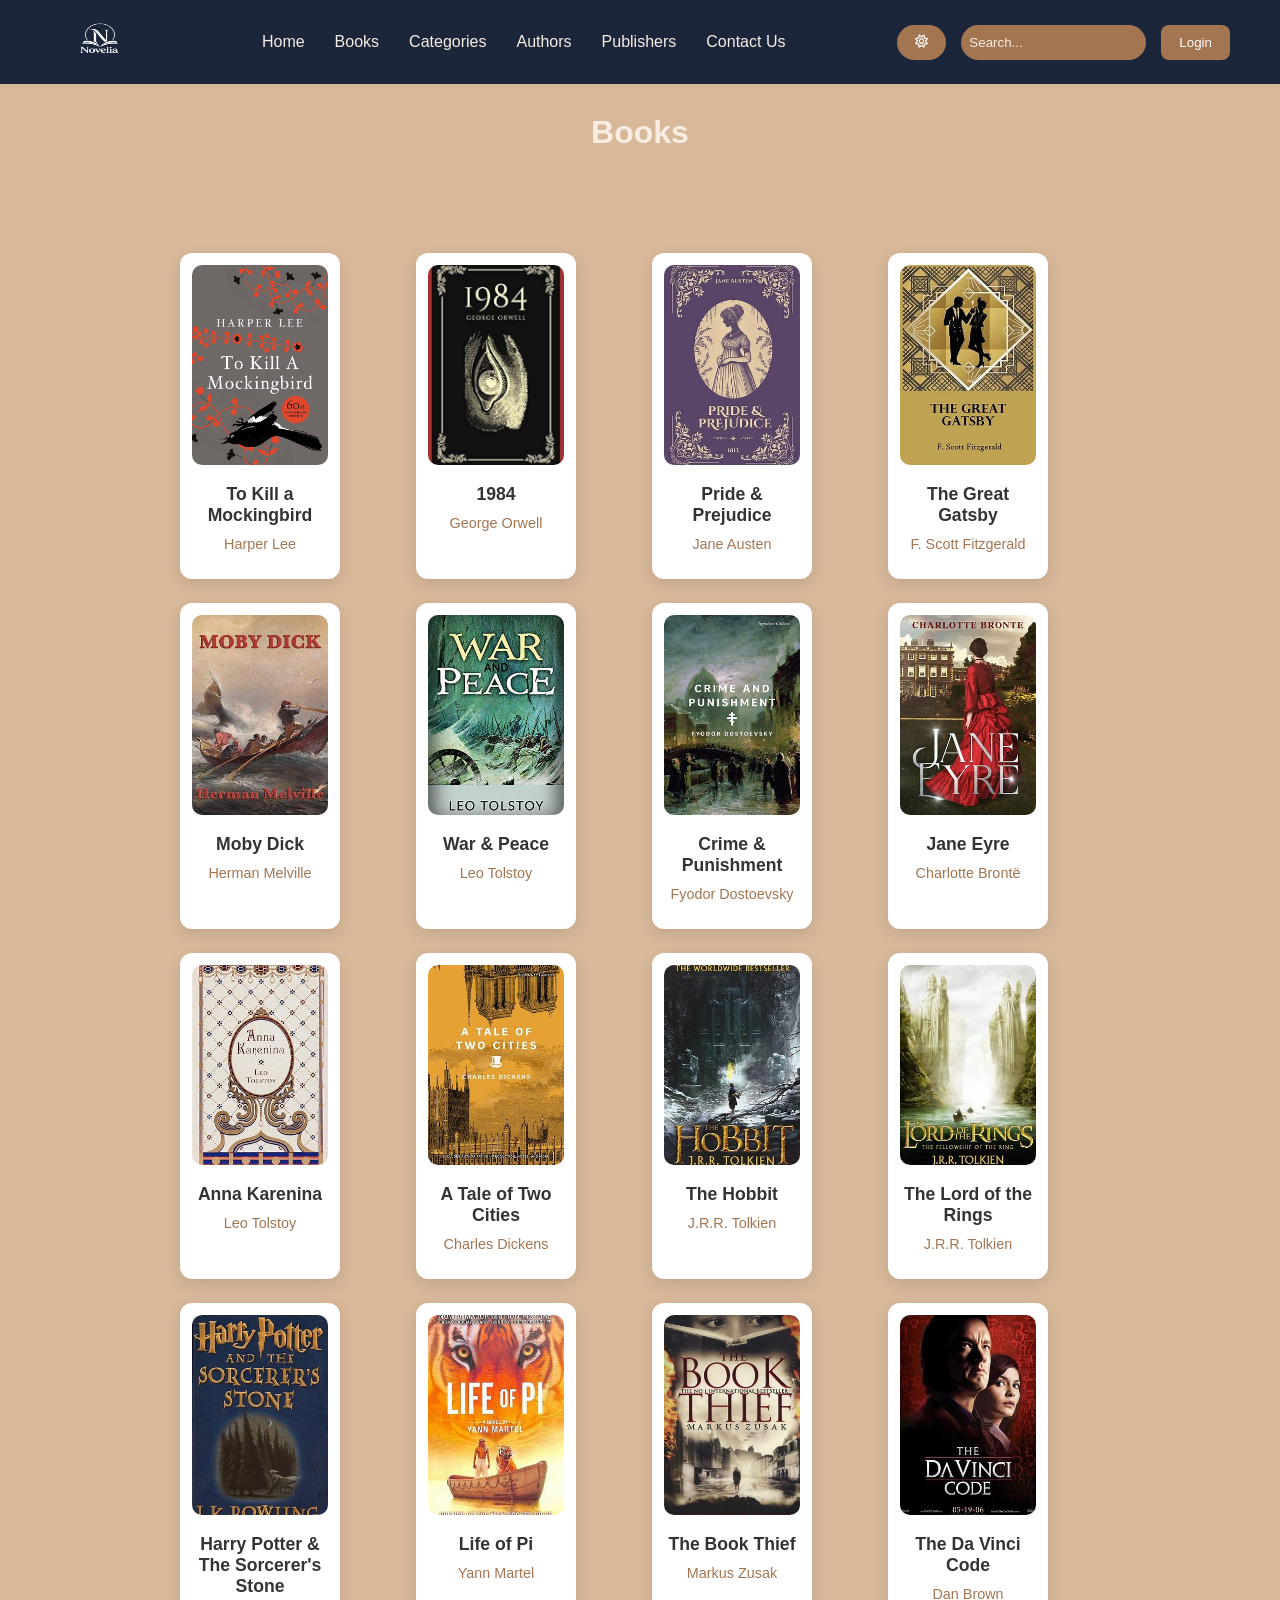
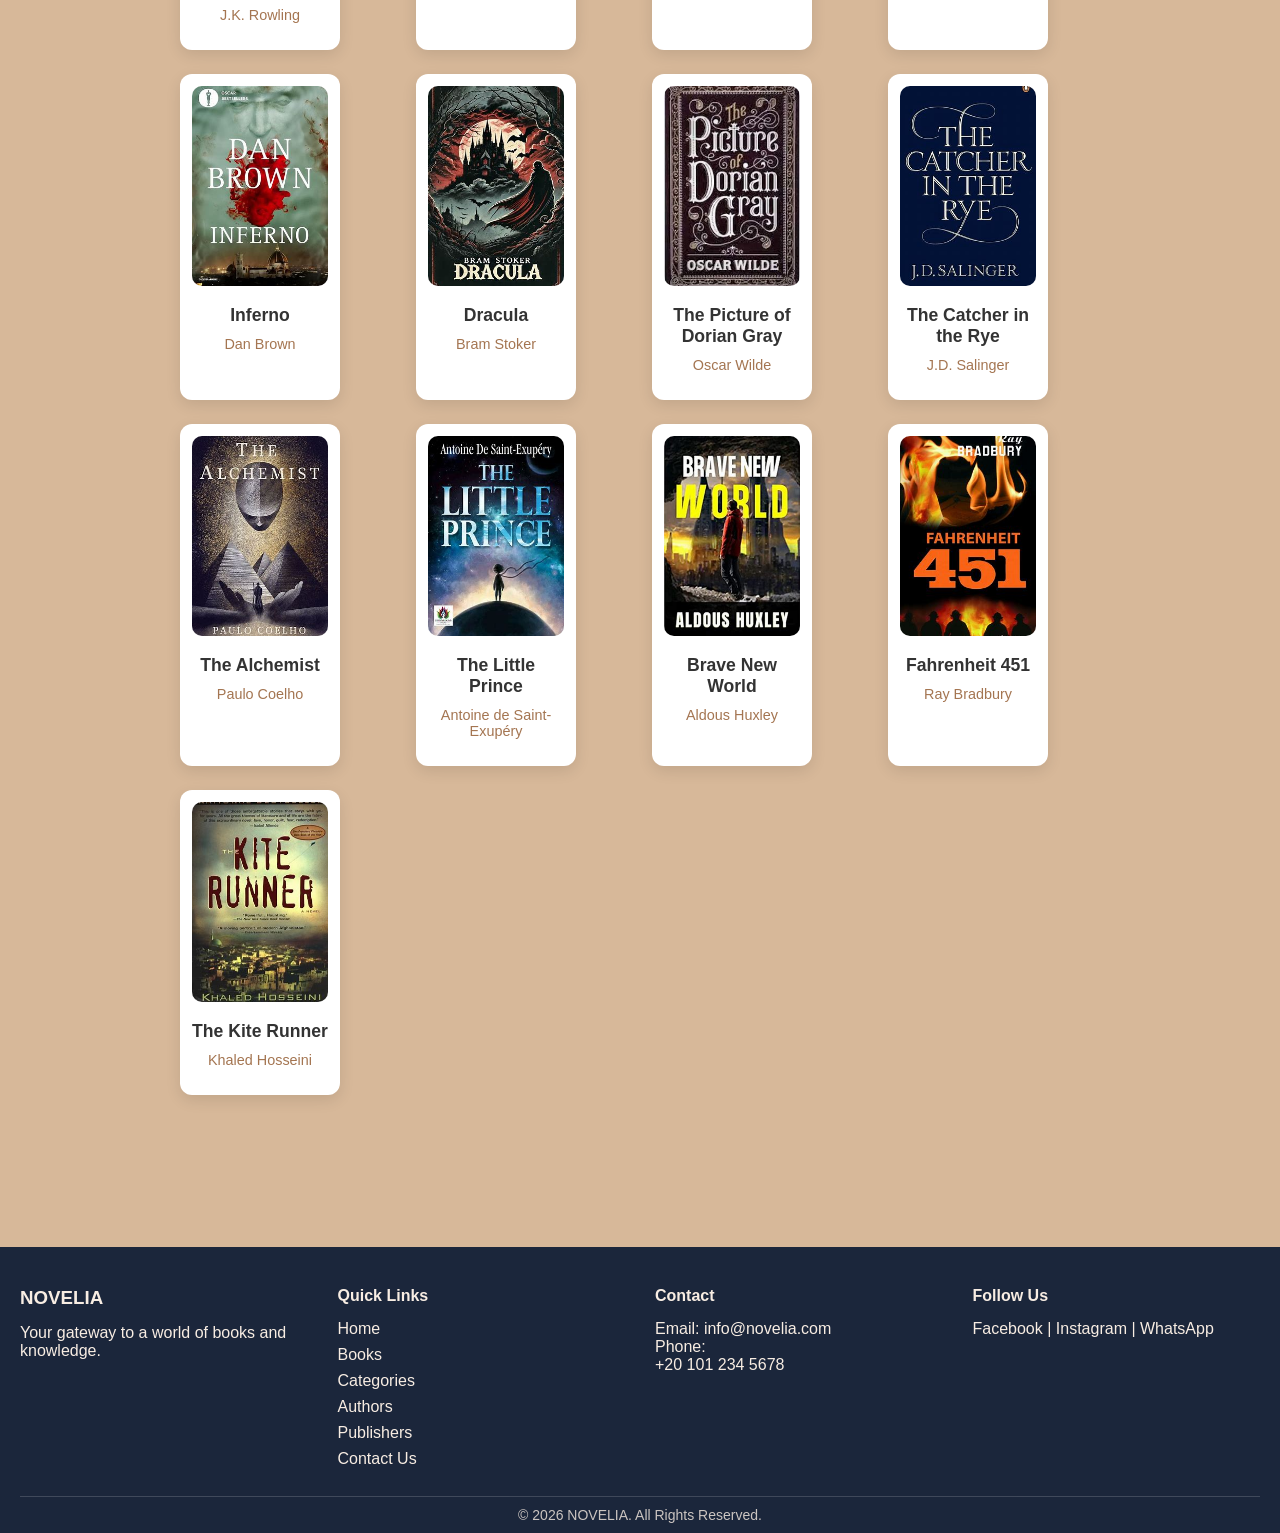
<file: book.html>
<!doctype html>
<html lang="en">
  <head>
    <meta charset="UTF-8" >
    <meta name="viewport" content="width=device-width, initial-scale=1.0" >
    <title>Novelia - Your Book Haven</title>
    <link rel="stylesheet" href="./assets/styles/book.css" >
    <link rel="stylesheet" href="./assets/styles/style.css" >
    <link
      rel="stylesheet"
      href="https://cdnjs.cloudflare.com/ajax/libs/font-awesome/6.5.1/css/all.min.css"
    >
  </head>
  <body>
    <header>
      <nav class="navbar">
        <div class="logo">
          <img src="./assets/img/logo1.png" alt="logo" >
        </div>

        <div class="links">
          <a href="index.html">Home</a>
          <a href="book.html">Books</a>
          <a href="categories.html">Categories</a>
          <a href="author.html">Authors</a>
          <a href="publish.html">Publishers</a>
          <a href="contuct-us.html">Contact Us</a>
        </div>

        <div class="nav-right">
          <button id="switch-theme">
            <i class="fa-regular fa-sun"></i>
            <i class="fa-regular fa-moon"></i>
          </button>
          <input type="text" placeholder="Search..." class="search" />
          <button onclick="login()" class="login-btn">Login</button>
        </div>
      </nav>
    </header>
    <section class="sec-title">
      <h2>Books</h2>
    </section>
    <section class="featured" id="books">
    <main class="container">
      <div class="books-grid">
        <div class="card">
          <img
            src="./assets/book-img/To Kill a Mockingbird.jpg"
            alt="To Kill a Mockingbird"
          />
          <div class="book-info">
            <h3>To Kill a Mockingbird</h3>
            <p>Harper Lee</p>
          </div>
        </div>

        <div class="card">
          <img src="./assets/book-img/1984.jpg" alt="1984" >
          <div class="book-info">
            <h3>1984</h3>
            <p>George Orwell</p>
          </div>
        </div>

        <div class="card">
          <img
            src="./assets/book-img/Pride and Prejudice.jpg"
            alt="Pride and Prejudice"
          >
          <div class="book-info">
            <h3>Pride & Prejudice</h3>
            <p>Jane Austen</p>
          </div>
        </div>

        <div class="card">
          <img
            src="./assets/book-img/The Great Gatsby.jpg"
            alt="The Great Gatsby"
          >
          <div class="book-info">
            <h3>The Great Gatsby</h3>
            <p>F. Scott Fitzgerald</p>
          </div>
        </div>

        <div class="card">
          <img src="./assets/book-img/Moby-Dick.jpg" alt="Moby-Dick" >
          <div class="book-info">
            <h3>Moby Dick</h3>
            <p>Herman Melville</p>
          </div>
        </div>

        <div class="card">
          <img src="./assets/book-img/War and Peace.jpg" alt="War and Peace" >
          <div class="book-info">
            <h3>War & Peace</h3>
            <p>Leo Tolstoy</p>
          </div>
        </div>

        <div class="card">
          <img
            src="./assets/book-img/Crime and Punishment.jpg"
            alt="Crime and Punishment"
          >
          <div class="book-info">
            <h3>Crime & Punishment</h3>
            <p>Fyodor Dostoevsky</p>
          </div>
        </div>

        <div class="card">
          <img src="./assets/book-img/Jane Eyre.jpg" alt="Jane Eyre" >
          <div class="book-info">
            <h3>Jane Eyre</h3>
            <p>Charlotte Brontë</p>
          </div>
        </div>

        <div class="card">
          <img src="./assets/book-img/Anna Karenina.jpg" alt="Anna Karenina" >
          <div class="book-info">
            <h3>Anna Karenina</h3>
            <p>Leo Tolstoy</p>
          </div>
        </div>

        <div class="card">
          <img
            src="./assets/book-img/A Tale of Two Cities.jpg"
            alt="A Tale of Two Cities"
          >
          <div class="book-info">
            <h3>A Tale of Two Cities</h3>
            <p>Charles Dickens</p>
          </div>
        </div>

        <div class="card">
          <img src="./assets/book-img/The Hobbit.jpg" alt="The Hobbit" >
          <div class="book-info">
            <h3>The Hobbit</h3>
            <p>J.R.R. Tolkien</p>
          </div>
        </div>

        <div class="card">
          <img
            src="./assets/book-img/The Lord of the Rings.jpg"
            alt="The Lord of the Rings"
          >
          <div class="book-info">
            <h3>The Lord of the Rings</h3>
            <p>J.R.R. Tolkien</p>
          </div>
        </div>

        <div class="card">
          <img
            src="./assets/book-img/Harry Potter and the Sorcerer’s Stone.jpg"
            alt="Harry Potter and the Sorcerer’s Stone"
          >
          <div class="book-info">
            <h3>Harry Potter & The Sorcerer's Stone</h3>
            <p>J.K. Rowling</p>
          </div>
        </div>

        <div class="card">
          <img src="./assets/book-img/Life of Pi.jpg" alt="Life of Pi" >
          <div class="book-info">
            <h3>Life of Pi</h3>
            <p>Yann Martel</p>
          </div>
        </div>

        <div class="card">
          <img src="./assets/book-img/The Book Thief.jpg" alt="The Book Thief" >
          <div class="book-info">
            <h3>The Book Thief</h3>
            <p>Markus Zusak</p>
          </div>
        </div>

        <div class="card">
          <img
            src="./assets/book-img/The Da Vinci Code.jpg"
            alt="The Da Vinci Code"
          />
          <div class="book-info">
            <h3>The Da Vinci Code</h3>
            <p>Dan Brown</p>
          </div>
        </div>

        <div class="card">
          <img src="./assets/book-img/• Inferno.jpg" alt="Inferno" >
          <div class="book-info">
            <h3>Inferno</h3>
            <p>Dan Brown</p>
          </div>
        </div>

        <div class="card">
          <img src="./assets/book-img/Dracula.jpg" alt="Dracula" >
          <div class="book-info">
            <h3>Dracula</h3>
            <p>Bram Stoker</p>
          </div>
        </div>

        <div class="card">
          <img
            src="./assets/book-img/The Picture of Dorian Gray.jpg"
            alt="The Picture of Dorian Gray"
          >
          <div class="book-info">
            <h3>The Picture of Dorian Gray</h3>
            <p>Oscar Wilde</p>
          </div>
        </div>

        <div class="card">
          <img
            src="./assets/book-img/The Catcher in the Rye.jpg"
            alt="The Catcher in the Rye"
          >
          <div class="book-info">
            <h3>The Catcher in the Rye</h3>
            <p>J.D. Salinger</p>
          </div>
        </div>

        <div class="card">
          <img src="./assets/book-img/The Alchemist.jpg" alt="The Alchemist" >
          <div class="book-info">
            <h3>The Alchemist</h3>
            <p>Paulo Coelho</p>
          </div>
        </div>

        <div class="card">
          <img
            src="./assets/book-img/The Little Prince.jpg"
            alt="The Little Prince"
          >
          <div class="book-info">
            <h3>The Little Prince</h3>
            <p>Antoine de Saint-Exupéry</p>
          </div>
        </div>

        <div class="card">
          <img
            src="./assets/book-img/Brave New World.jpg"
            alt="Brave New World"
          >
          <div class="book-info">
            <h3>Brave New World</h3>
            <p>Aldous Huxley</p>
          </div>
        </div>

        <div class="card">
          <img src="./assets/book-img/Fahrenheit 451.jpg" alt="Fahrenheit 451" >
          <div class="book-info">
            <h3>Fahrenheit 451</h3>
            <p>Ray Bradbury</p>
          </div>
        </div>

        <div class="card">
          <img
            src="./assets/book-img/The Kite Runner.jpg"
            alt="The Kite Runner"
          >
          <div class="book-info">
            <h3>The Kite Runner</h3>
            <p>Khaled Hosseini</p>
          </div>
        </div>
      </div>
    </section>
    </main>
    <section>
      <footer class="footer">
        <div class="footer-container">
          <div class="footer-box">
            <h3>NOVELIA</h3>
            <p>Your gateway to a world of books and knowledge.</p>
          </div>

          <div class="footer-box">
            <h4>Quick Links</h4>
            <a href="index.html">Home</a>
            <a href="book.html">Books</a>
            <a href="categories.html">Categories</a>
            <a href="author.html">Authors</a>
            <a href="publish.html">Publishers</a>
            <a href="contuct-us.html">Contact Us</a>
          </div>

          <div class="footer-box">
            <h4>Contact</h4>
            <p>Email: info@novelia.com</p>
            <p>Phone: <a href="tel:+201012345678">+20 101 234 5678</a></p>
          </div>

          <div class="footer-box">
            <h4>Follow Us</h4>
            <p>Facebook | Instagram | WhatsApp</p>
          </div>
        </div>

        <div class="footer-bottom">
          <p>© 2026 NOVELIA. All Rights Reserved.</p>
        </div>
      </footer>
    </section>
    <script src="./assets/js/index.js"></script>
  </body>
</html>
</file>
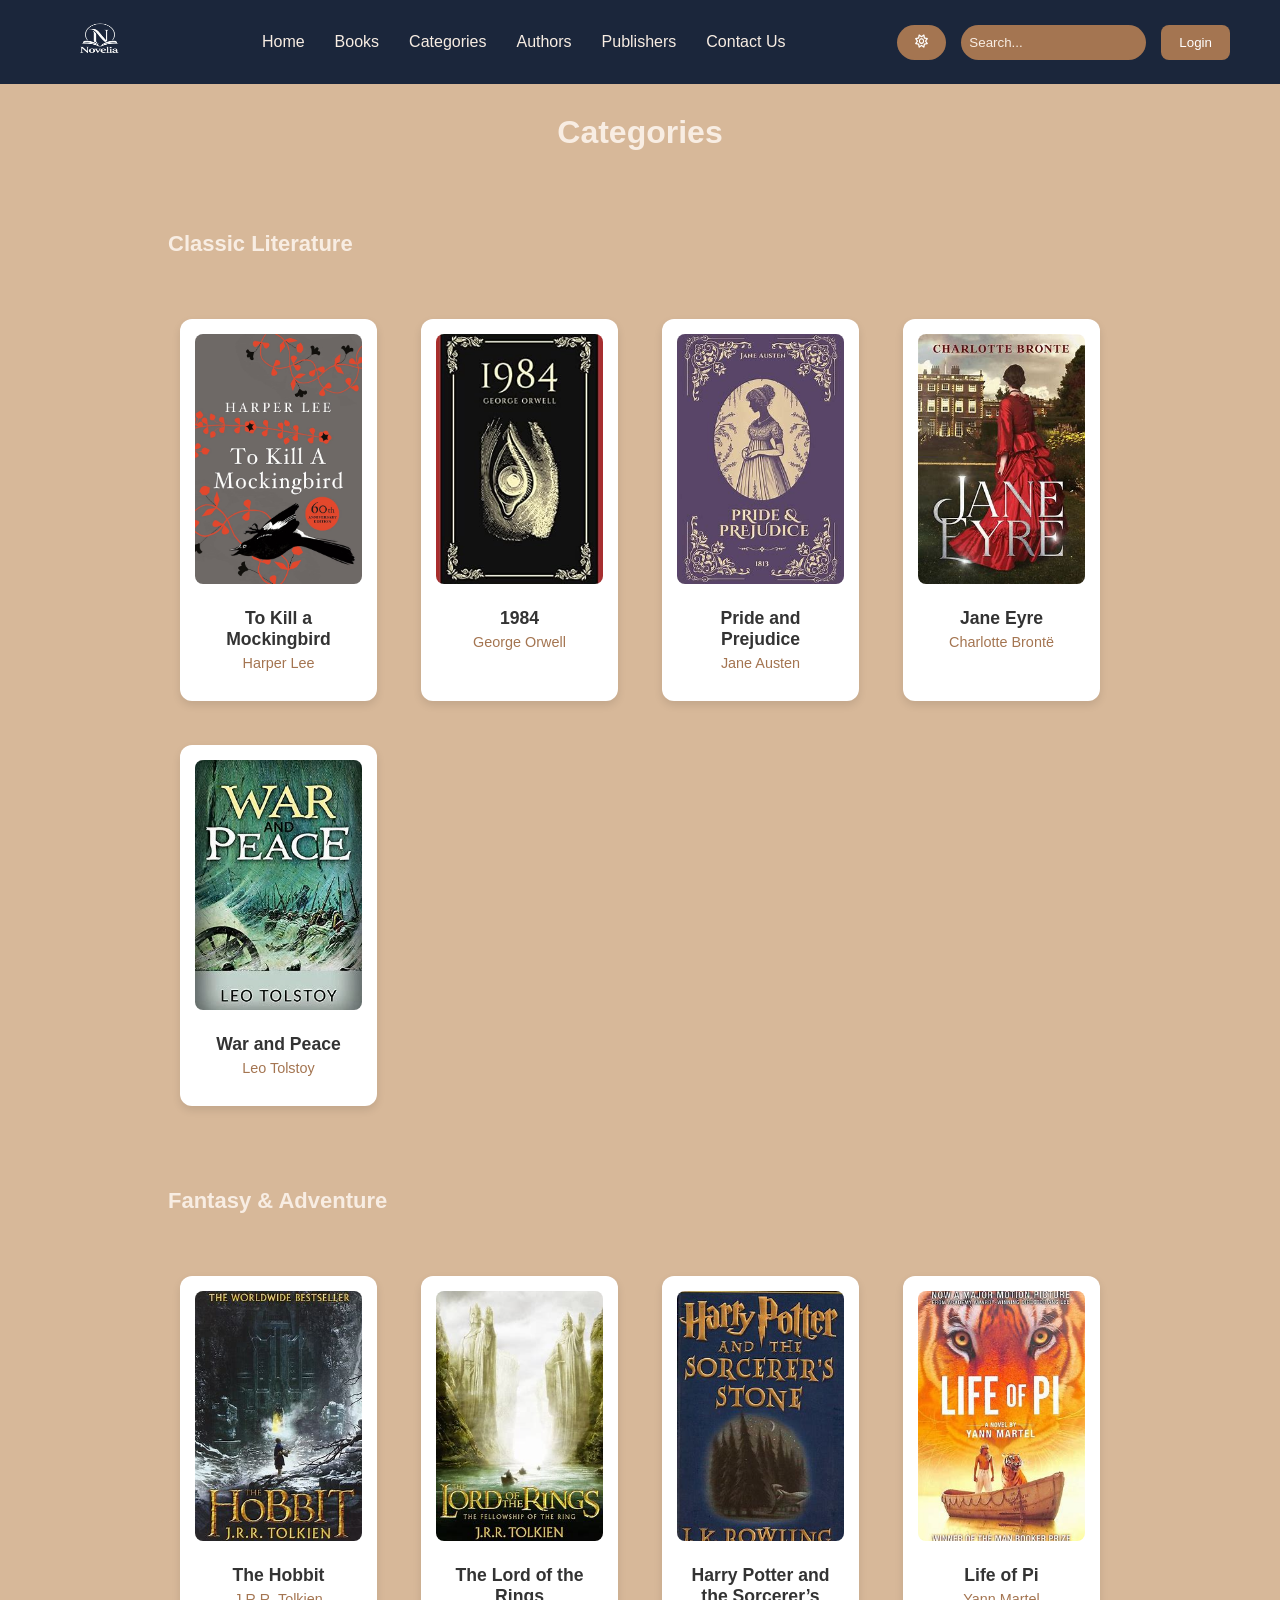
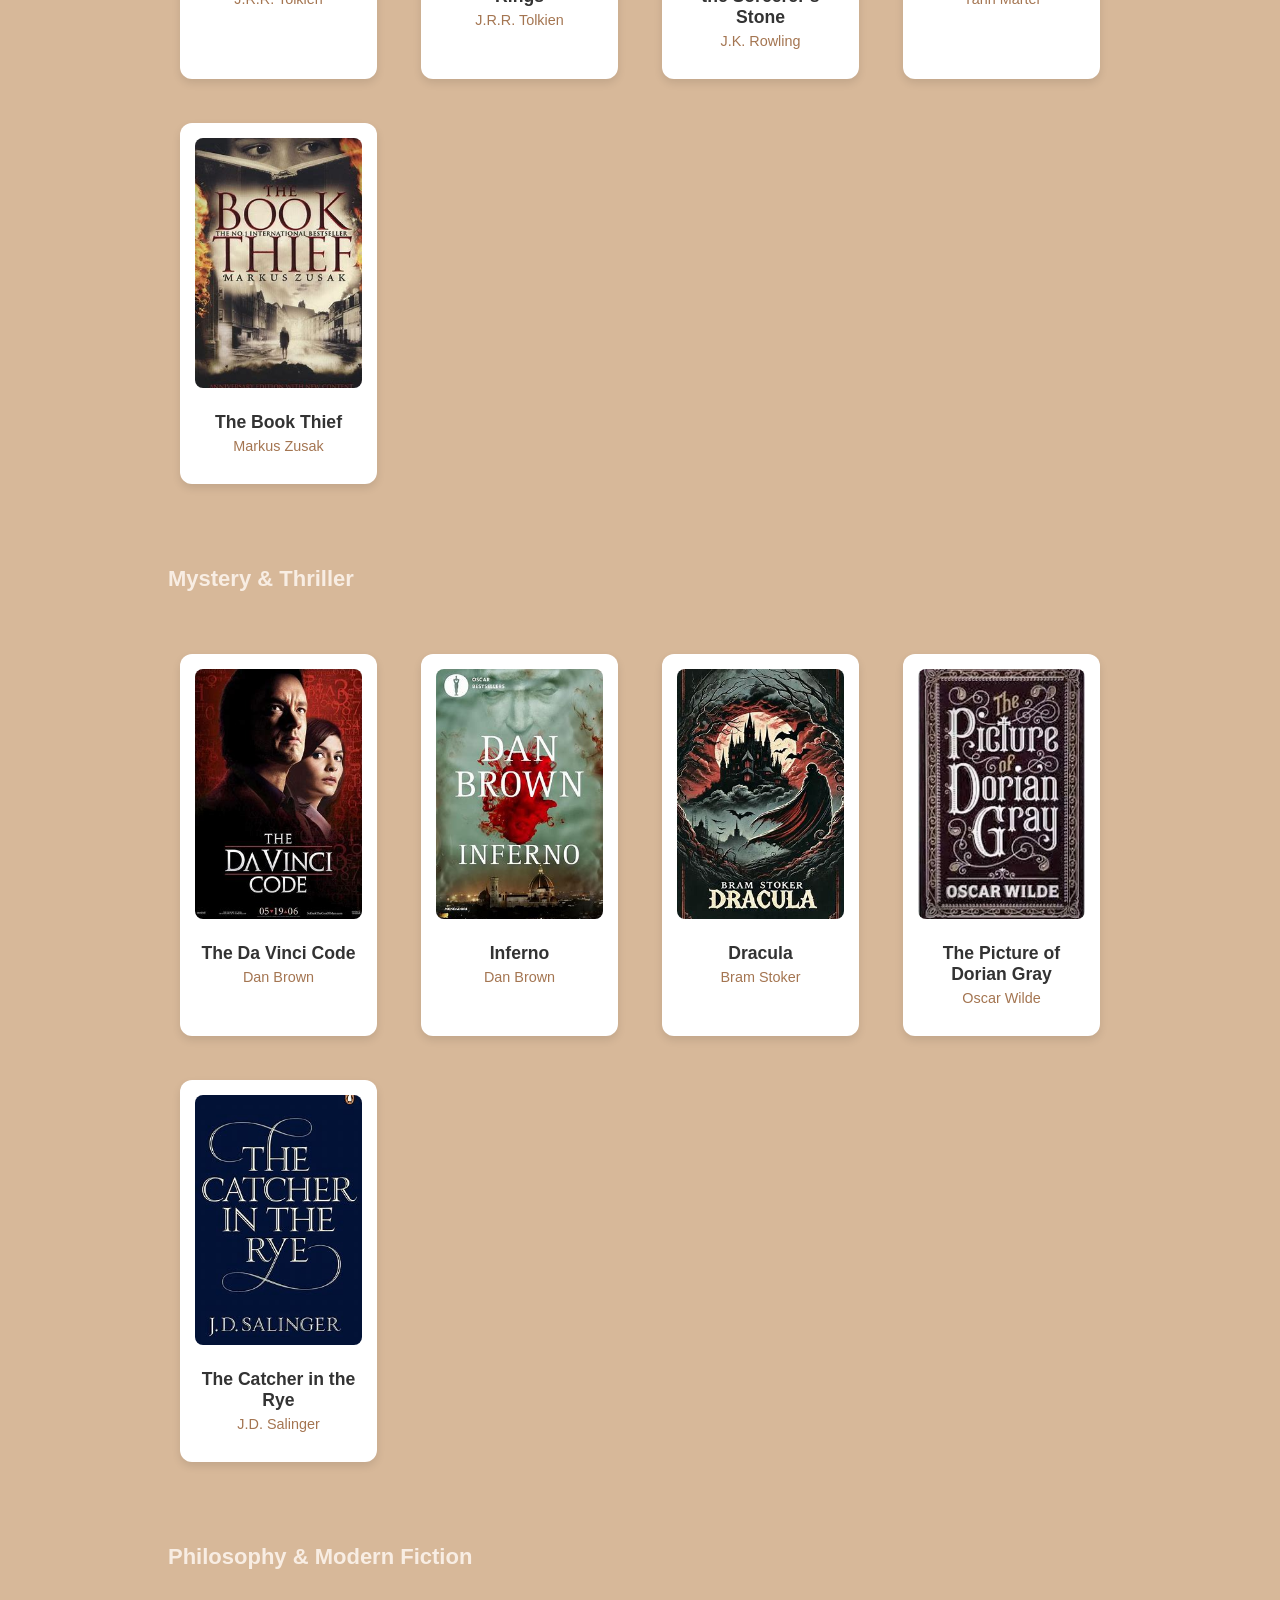
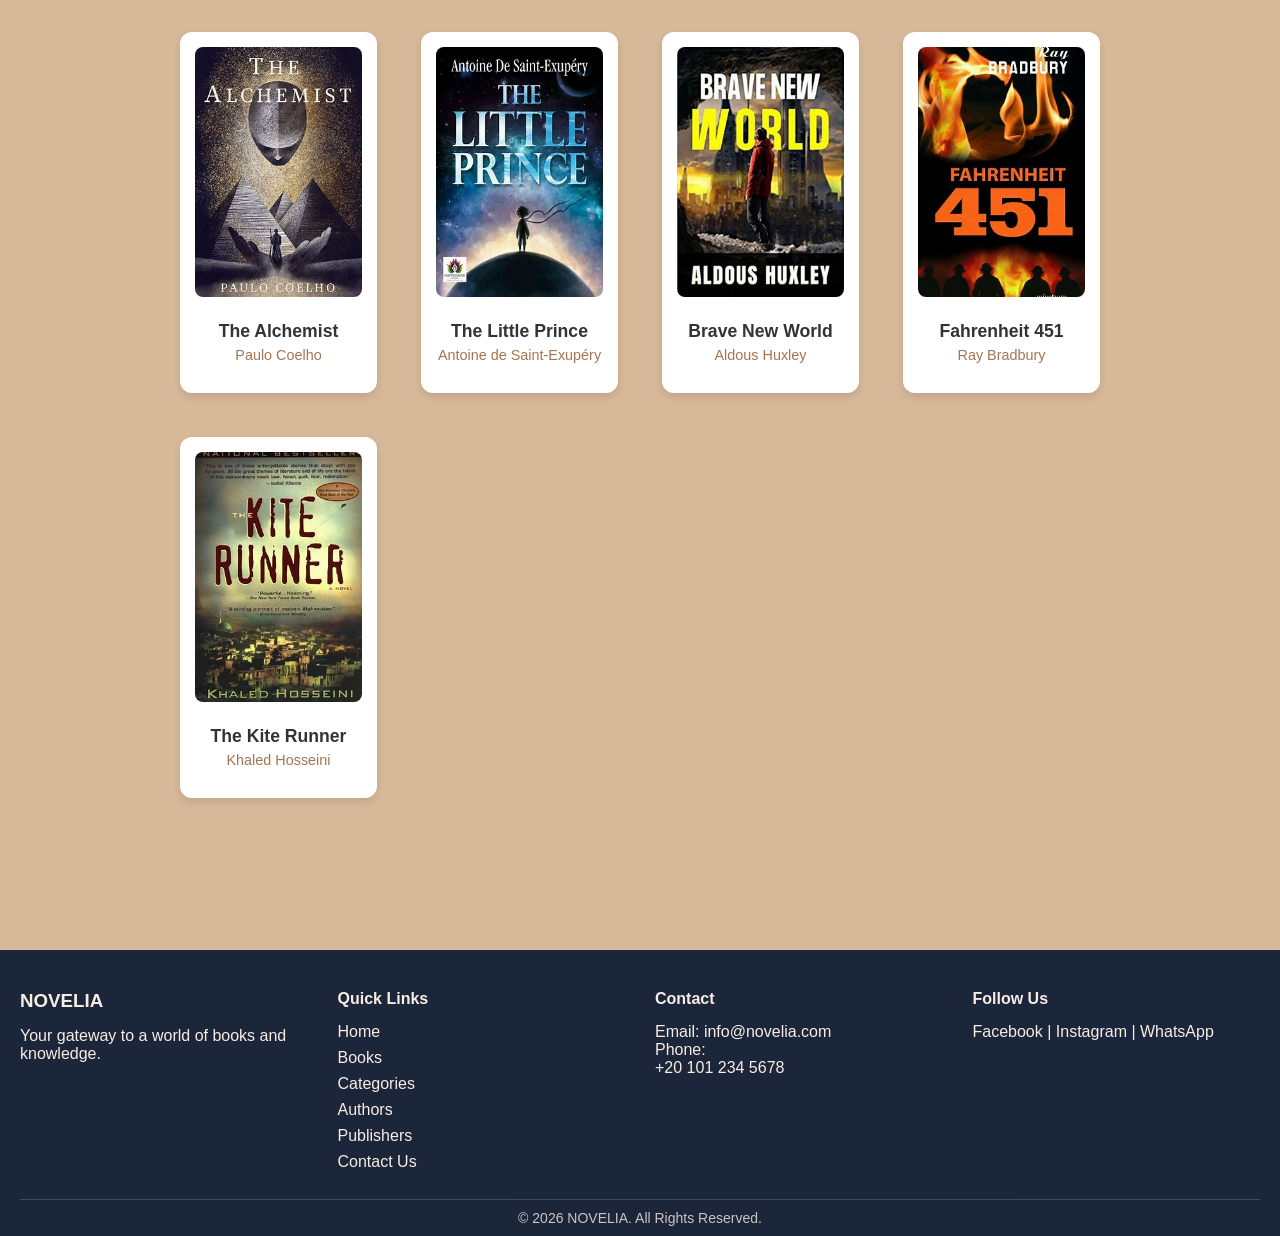
<file: categories.html>
<!doctype html>
<html lang="en" dir="ltr">
  <head>
    <meta charset="UTF-8" >
    <meta name="viewport" content="width=device-width, initial-scale=1.0" >
    <title>Novelia</title>

    <link rel="stylesheet" href="./assets/styles/categories.css" />
    <link rel="stylesheet" href="./assets/styles/style.css" />
    <link
      rel="stylesheet"
      href="https://cdnjs.cloudflare.com/ajax/libs/font-awesome/6.5.1/css/all.min.css"
    >
  </head>

  <body>
  
    <header>
      <nav class="navbar">
        <div class="logo">
          <img src="./assets/img/logo1.png" alt="logo" >
        </div>

        <div class="links">
          <a href="index.html">Home</a>
          <a href="book.html">Books</a>
          <a href="categories.html">Categories</a>
          <a href="author.html">Authors</a>
          <a href="publish.html">Publishers</a>
          <a href="contuct-us.html">Contact Us</a>
        </div>

        <div class="nav-right">
          <button id="switch-theme">
            <i class="fa-regular fa-sun"></i>
            <i class="fa-regular fa-moon"></i>
          </button>
          <input type="text" placeholder="Search..." class="search" >
          <button onclick="login()" class="login-btn">Login</button>
        </div>
      </nav>
    </header>

    
    <section class="sec-title">
      <h2>Categories</h2>
    </section>
    <section class="featured">
      
      <section class="category-section">
        <div class="category">
          <h3>Classic Literature</h3>
          <div class="books-grid">
            <div class="book-card">
              <img
                src="./assets/categories-img/To Kill a Mockingbird.jpg"
                alt="To Kill a Mockingbird"
              >
              <div class="book-info">
                <h3>To Kill a Mockingbird</h3>
                <p>Harper Lee</p>
              </div>
            </div>

            <div class="book-card">
              <img src="./assets/categories-img/1984.jpg" alt="1984" >
              <div class="book-info">
                <h3>1984</h3>
                <p>George Orwell</p>
              </div>
            </div>

            <div class="book-card">
              <img
                src="./assets/categories-img/Pride and Prejudice.jpg"
                alt="Pride and Prejudice"
              >
              <div class="book-info">
                <h3>Pride and Prejudice</h3>
                <p>Jane Austen</p>
              </div>
            </div>

            <div class="book-card">
              <img
                src="./assets/categories-img/Jane Eyre.jpg"
                alt="Jane Eyre"
              >
              <div class="book-info">
                <h3>Jane Eyre</h3>
                <p>Charlotte Brontë</p>
              </div>
            </div>

            <div class="book-card">
              <img
                src="./assets/categories-img/War and Peace.jpg"
                alt="War and Peace"
              >
              <div class="book-info">
                <h3>War and Peace</h3>
                <p>Leo Tolstoy</p>
              </div>
            </div>
          </div>
        </div>
      </section>

      
      <section class="category-section">
        <div class="category">
          <h3>Fantasy & Adventure</h3>
          <div class="books-grid">
            <div class="book-card">
              <img
                src="./assets/categories-img/The Hobbit.jpg"
                alt="The Hobbit"
              >
              <div class="book-info">
                <h3>The Hobbit</h3>
                <p>J.R.R. Tolkien</p>
              </div>
            </div>

            <div class="book-card">
              <img
                src="./assets/categories-img/The Lord of the Rings.jpg"
                alt="The Lord of the Rings"
              >
              <div class="book-info">
                <h3>The Lord of the Rings</h3>
                <p>J.R.R. Tolkien</p>
              </div>
            </div>

            <div class="book-card">
              <img
                src="./assets/categories-img/Harry Potter and the Sorcerer’s Stone.jpg"
                alt="Harry Potter and the Sorcerer’s Stone"
              >
              <div class="book-info">
                <h3>Harry Potter and the Sorcerer’s Stone</h3>
                <p>J.K. Rowling</p>
              </div>
            </div>

            <div class="book-card">
              <img
                src="./assets/categories-img/Life of Pi.jpg"
                alt="Life of Pi"
              >
              <div class="book-info">
                <h3>Life of Pi</h3>
                <p>Yann Martel</p>
              </div>
            </div>

            <div class="book-card">
              <img
                src="./assets/categories-img/The Book Thief.jpg"
                alt="The Book Thief"
              >
              <div class="book-info">
                <h3>The Book Thief</h3>
                <p>Markus Zusak</p>
              </div>
            </div>
          </div>
        </div>
      </section>

  
      <section class="category-section">
        <div class="category">
          <h3>Mystery & Thriller</h3>
          <div class="books-grid">
            <div class="book-card">
              <img
                src="./assets/categories-img/The Da Vinci Code.jpg"
                alt="The Da Vinci Code"
              >
              <div class="book-info">
                <h3>The Da Vinci Code</h3>
                <p>Dan Brown</p>
              </div>
            </div>

            <div class="book-card">
              <img src="./assets/categories-img/• Inferno.jpg" alt=" Inferno" >
              <div class="book-info">
                <h3>Inferno</h3>
                <p>Dan Brown</p>
              </div>
            </div>

            <div class="book-card">
              <img src="./assets/categories-img/Dracula.jpg" alt="Dracula" >
              <div class="book-info">
                <h3>Dracula</h3>
                <p>Bram Stoker</p>
              </div>
            </div>

            <div class="book-card">
              <img
                src="./assets/categories-img/The Picture of Dorian Gray.jpg"
                alt="The Picture of Dorian Gray"
              >
              <div class="book-info">
                <h3>The Picture of Dorian Gray</h3>
                <p>Oscar Wilde</p>
              </div>
            </div>

            <div class="book-card">
              <img
                src="./assets/categories-img/The Catcher in the Rye.jpg"
                alt="The Catcher in the Rye"
              >
              <div class="book-info">
                <h3>The Catcher in the Rye</h3>
                <p>J.D. Salinger</p>
              </div>
            </div>
          </div>
        </div>
      </section>

      
      <section class="category-section">
        <div class="category">
          <h3>Philosophy & Modern Fiction</h3>
          <div class="books-grid">
            <div class="book-card">
              <img
                src="./assets/categories-img/The Alchemist.jpg"
                alt="The Alchemist"
              >
              <div class="book-info">
                <h3>The Alchemist</h3>
                <p>Paulo Coelho</p>
              </div>
            </div>

            <div class="book-card">
              <img
                src="./assets/categories-img/The Little Prince.jpg"
                alt="The Little Prince"
              >
              <div class="book-info">
                <h3>The Little Prince</h3>
                <p>Antoine de Saint-Exupéry</p>
              </div>
            </div>

            <div class="book-card">
              <img
                src="./assets/categories-img/Brave New World.jpg"
                alt="Brave New World"
              >
              <div class="book-info">
                <h3>Brave New World</h3>
                <p>Aldous Huxley</p>
              </div>
            </div>

            <div class="book-card">
              <img
                src="./assets/categories-img/Fahrenheit 451.jpg"
                alt="Fahrenheit 451"
              >
              <div class="book-info">
                <h3>Fahrenheit 451</h3>
                <p>Ray Bradbury</p>
              </div>
            </div>

            <div class="book-card">
              <img
                src="./assets/categories-img/The Kite Runner.jpg"
                alt="The Kite Runner"
              >
              <div class="book-info">
                <h3>The Kite Runner</h3>
                <p>Khaled Hosseini</p>
              </div>
            </div>
          </div>
        </div>
      </section>
    </section>

    
    <section>
      <footer class="footer">
        <div class="footer-container">
          <div class="footer-box">
            <h3>NOVELIA</h3>
            <p>Your gateway to a world of books and knowledge.</p>
          </div>

          <div class="footer-box">
            <h4>Quick Links</h4>
            <a href="index.html">Home</a>
            <a href="book.html">Books</a>
            <a href="categories.html">Categories</a>
            <a href="author.html">Authors</a>
            <a href="publish.html">Publishers</a>
            <a href="contuct-us.html">Contact Us</a>
          </div>

          <div class="footer-box">
            <h4>Contact</h4>
            <p>Email: info@novelia.com</p>
            <p>Phone: <a href="tel:+201012345678">+20 101 234 5678</a></p>
          </div>

          <div class="footer-box">
            <h4>Follow Us</h4>
            <p>Facebook | Instagram | WhatsApp</p>
          </div>
        </div>

        <div class="footer-bottom">
          <p>© 2026 NOVELIA. All Rights Reserved.</p>
        </div>
      </footer>
    </section>

    <script src="./assets/js/index.js">

    </script>
  </body>
</html>
</file>
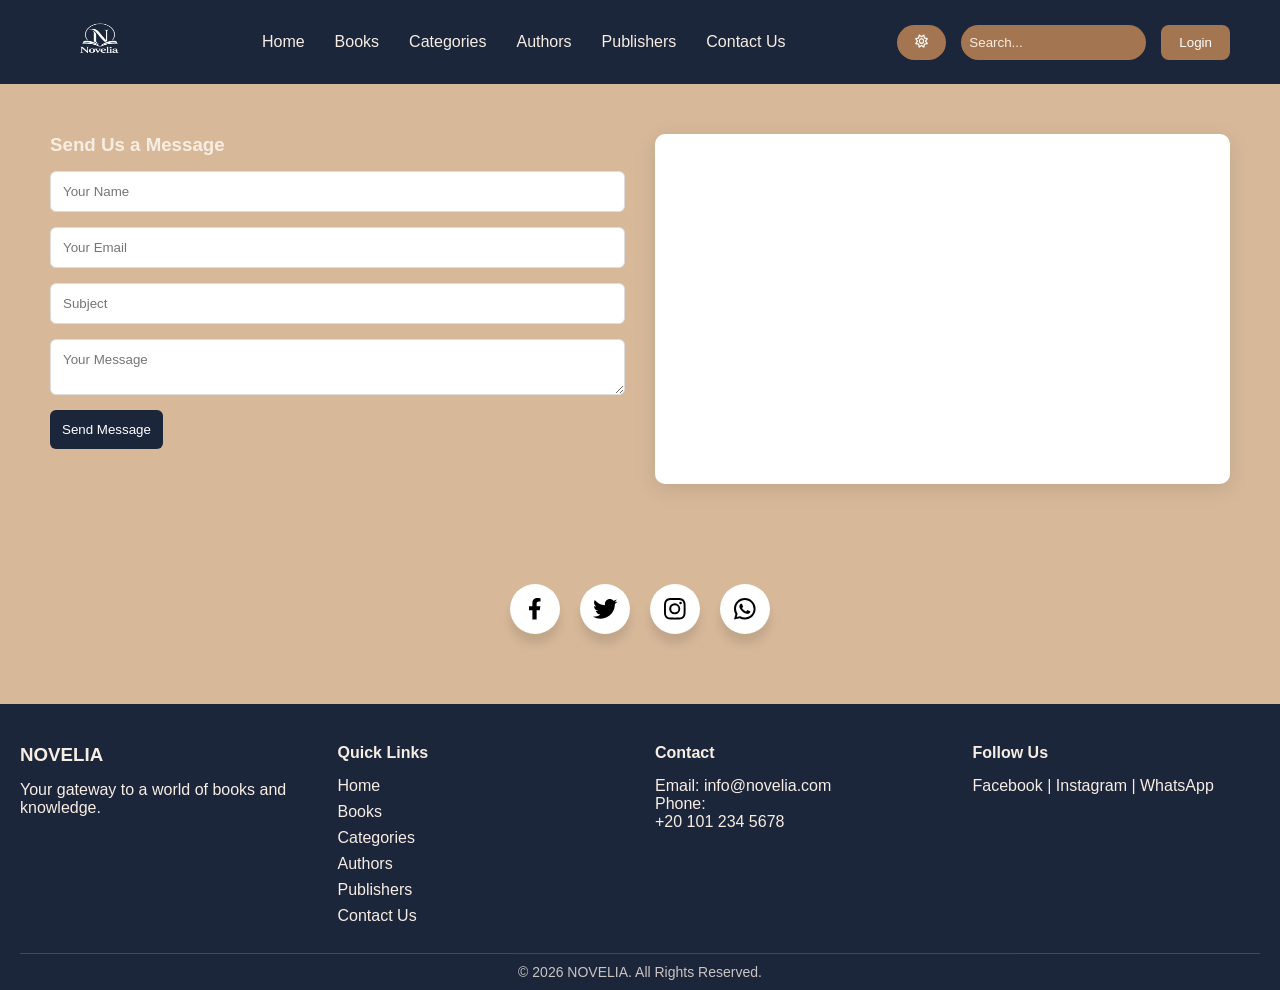
<file: contuct-us.html>
<!doctype html>
<html lang="en">
  <head>
    <meta charset="UTF-8" >
    <meta name="viewport" content="width=device-width, initial-scale=1.0" >
    <link rel="stylesheet" href="./assets/styles/contuct-us.css" >
    <link rel="stylesheet" href="./assets/styles/style.css" >
    <link
      rel="stylesheet"
      href="https://cdnjs.cloudflare.com/ajax/libs/font-awesome/6.5.1/css/all.min.css"
    >
    <title>Novelia</title>
  </head>

  <body>
    <!-- Navbar -->
    <nav class="navbar">
      <div class="logo">
        <img src="./assets/img/logo1.png" alt="logo" >
      </div>

      <div class="links">
        <a href="index.html">Home</a>
        <a href="book.html">Books</a>
        <a href="categories.html">Categories</a>
        <a href="author.html">Authors</a>
        <a href="publish.html">Publishers</a>
        <a href="contuct-us.html">Contact Us</a>
      </div>

      <div class="nav-right">
        <button id="switch-theme">
          <i class="fa-regular fa-sun"></i>
          <i class="fa-regular fa-moon"></i>
        </button>
        <input type="text" placeholder="Search..." class="search" >
        <button onclick="login()" class="login-btn">Login</button>
      </div>
    </nav>
    
    <section class="contact">
      <div class="left">
        <h3>Send Us a Message</h3>

        <form>
          <input type="text" placeholder="Your Name" >
          <input type="email" placeholder="Your Email" >
          <input type="text" placeholder="Subject" >
          <textarea placeholder="Your Message"></textarea>
          <button>Send Message</button>
        </form>
      </div>
      <div class="right">
        <div class="map">
          <iframe
            src="https://www.google.com/maps?q=30.07317457153389,31.301663577508435&z=16&output=embed"
            width="100%"
            height="350"
            style="border: 0"
            loading="lazy"
            allowfullscreen
          >
          </iframe>
        </div>
      </div>
    </section>
    <section>
      <ul class="wrapper">
        <li class="icon facebook">
          <span class="tooltip">Facebook</span>
          <svg
            viewBox="0 0 320 512"
            height="1.2em"
            fill="currentColor"
            xmlns="http://www.w3.org/2000/svg"
          >
            <path
              d="M279.14 288l14.22-92.66h-88.91v-60.13c0-25.35 12.42-50.06 52.24-50.06h40.42V6.26S260.43 0 225.36 0c-73.22 0-121.08 44.38-121.08 124.72v70.62H22.89V288h81.39v224h100.17V288z"
            ></path>
          </svg>
        </li>
        <li class="icon twitter">
          <span class="tooltip">Twitter</span>
          <svg
            height="1.8em"
            fill="currentColor"
            viewBox="0 0 48 48"
            xmlns="http://www.w3.org/2000/svg"
            class="twitter"
          >
            <path
              d="M42,12.429c-1.323,0.586-2.746,0.977-4.247,1.162c1.526-0.906,2.7-2.351,3.251-4.058c-1.428,0.837-3.01,1.452-4.693,1.776C34.967,9.884,33.05,9,30.926,9c-4.08,0-7.387,3.278-7.387,7.32c0,0.572,0.067,1.129,0.193,1.67c-6.138-0.308-11.582-3.226-15.224-7.654c-0.64,1.082-1,2.349-1,3.686c0,2.541,1.301,4.778,3.285,6.096c-1.211-0.037-2.351-0.374-3.349-0.914c0,0.022,0,0.055,0,0.086c0,3.551,2.547,6.508,5.923,7.181c-0.617,0.169-1.269,0.263-1.941,0.263c-0.477,0-0.942-0.054-1.392-0.135c0.94,2.902,3.667,5.023,6.898,5.086c-2.528,1.96-5.712,3.134-9.174,3.134c-0.598,0-1.183-0.034-1.761-0.104C9.268,36.786,13.152,38,17.321,38c13.585,0,21.017-11.156,21.017-20.834c0-0.317-0.01-0.633-0.025-0.945C39.763,15.197,41.013,13.905,42,12.429"
            ></path>
          </svg>
        </li>
        <li class="icon instagram">
          <span class="tooltip">Instagram</span>
          <svg
            xmlns="http://www.w3.org/2000/svg"
            height="1.2em"
            fill="currentColor"
            class="bi bi-instagram"
            viewBox="0 0 16 16"
          >
            <path
              d="M8 0C5.829 0 5.556.01 4.703.048 3.85.088 3.269.222 2.76.42a3.917 3.917 0 0 0-1.417.923A3.927 3.927 0 0 0 .42 2.76C.222 3.268.087 3.85.048 4.7.01 5.555 0 5.827 0 8.001c0 2.172.01 2.444.048 3.297.04.852.174 1.433.372 1.942.205.526.478.972.923 1.417.444.445.89.719 1.416.923.51.198 1.09.333 1.942.372C5.555 15.99 5.827 16 8 16s2.444-.01 3.298-.048c.851-.04 1.434-.174 1.943-.372a3.916 3.916 0 0 0 1.416-.923c.445-.445.718-.891.923-1.417.197-.509.332-1.09.372-1.942C15.99 10.445 16 10.173 16 8s-.01-2.445-.048-3.299c-.04-.851-.175-1.433-.372-1.941a3.926 3.926 0 0 0-.923-1.417A3.911 3.911 0 0 0 13.24.42c-.51-.198-1.092-.333-1.943-.372C10.443.01 10.172 0 7.998 0h.003zm-.717 1.442h.718c2.136 0 2.389.007 3.232.046.78.035 1.204.166 1.486.275.373.145.64.319.92.599.28.28.453.546.598.92.11.281.24.705.275 1.485.039.843.047 1.096.047 3.231s-.008 2.389-.047 3.232c-.035.78-.166 1.203-.275 1.485a2.47 2.47 0 0 1-.599.919c-.28.28-.546.453-.92.598-.28.11-.704.24-1.485.276-.843.038-1.096.047-3.232.047s-2.39-.009-3.233-.047c-.78-.036-1.203-.166-1.485-.276a2.478 2.478 0 0 1-.92-.598 2.48 2.48 0 0 1-.6-.92c-.109-.281-.24-.705-.275-1.485-.038-.843-.046-1.096-.046-3.233 0-2.136.008-2.388.046-3.231.036-.78.166-1.204.276-1.486.145-.373.319-.64.599-.92.28-.28.546-.453.92-.598.282-.11.705-.24 1.485-.276.738-.034 1.024-.044 2.515-.045v.002zm4.988 1.328a.96.96 0 1 0 0 1.92.96.96 0 0 0 0-1.92zm-4.27 1.122a4.109 4.109 0 1 0 0 8.217 4.109 4.109 0 0 0 0-8.217zm0 1.441a2.667 2.667 0 1 1 0 5.334 2.667 2.667 0 0 1 0-5.334z"
            ></path>
          </svg>
        </li>
        <li class="icon whatsapp">
          <span class="tooltip">WhatsApp</span>
          <svg
            xmlns="http://www.w3.org/2000/svg"
            height="1.2em"
            fill="currentColor"
            viewBox="0 0 16 16"
          >
            <path
              d="M13.601 2.326A7.854 7.854 0 0 0 8.003 0C3.582 0 .001 3.582.001 8.003c0 1.414.37 2.795 1.073 4.013L0 16l4.104-1.063a7.93 7.93 0 0 0 3.899 1.053h.003c4.421 0 8.002-3.582 8.002-8.003a7.95 7.95 0 0 0-2.407-5.661zM8.006 14.5a6.48 6.48 0 0 1-3.305-.91l-.237-.14-2.435.63.65-2.373-.154-.243a6.478 6.478 0 0 1-1.003-3.46c0-3.584 2.916-6.5 6.5-6.5 1.736 0 3.368.676 4.596 1.905a6.448 6.448 0 0 1 1.904 4.595c-.001 3.584-2.917 6.5-6.502 6.5zm3.62-4.87c-.198-.099-1.17-.578-1.352-.644-.181-.066-.313-.099-.445.1-.132.198-.511.644-.627.776-.115.132-.231.149-.429.05-.198-.099-.837-.308-1.594-.983-.589-.525-.987-1.173-1.103-1.371-.115-.198-.012-.305.087-.404.089-.089.198-.231.297-.347.099-.115.132-.198.198-.33.066-.132.033-.248-.017-.347-.05-.099-.445-1.073-.61-1.47-.16-.385-.322-.333-.445-.339l-.379-.007c-.132 0-.347.05-.528.248-.181.198-.693.677-.693 1.65 0 .974.71 1.915.809 2.047.099.132 1.398 2.136 3.388 2.996.474.205.843.327 1.13.418.475.151.907.13 1.249.079.381-.057 1.17-.478 1.335-.94.165-.462.165-.858.116-.94-.05-.083-.182-.132-.38-.231z"
            />
          </svg>
        </li>
      </ul>
    </section>

    <section>
      <footer class="footer">
        <div class="footer-container">
          <div class="footer-box">
            <h3>NOVELIA</h3>
            <p>Your gateway to a world of books and knowledge.</p>
          </div>

          <div class="footer-box">
            <h4>Quick Links</h4>
            <a href="index.html">Home</a>
            <a href="book.html">Books</a>
            <a href="categories.html">Categories</a>
            <a href="author.html">Authors</a>
            <a href="publish.html">Publishers</a>
            <a href="contuct-us.html">Contact Us</a>
          </div>

          <div class="footer-box">
            <h4>Contact</h4>
            <p>Email: info@novelia.com</p>
            <p>Phone: <a href="tel:+201012345678">+20 101 234 5678</a></p>
          </div>

          <div class="footer-box">
            <h4>Follow Us</h4>
            <p>Facebook | Instagram | WhatsApp</p>
          </div>
        </div>

        <div class="footer-bottom">
          <p>© 2026 NOVELIA. All Rights Reserved.</p>
        </div>
      </footer>
    </section>
    <script src="./assets/js/index.js"></script>
  </body>
</html>
</file>
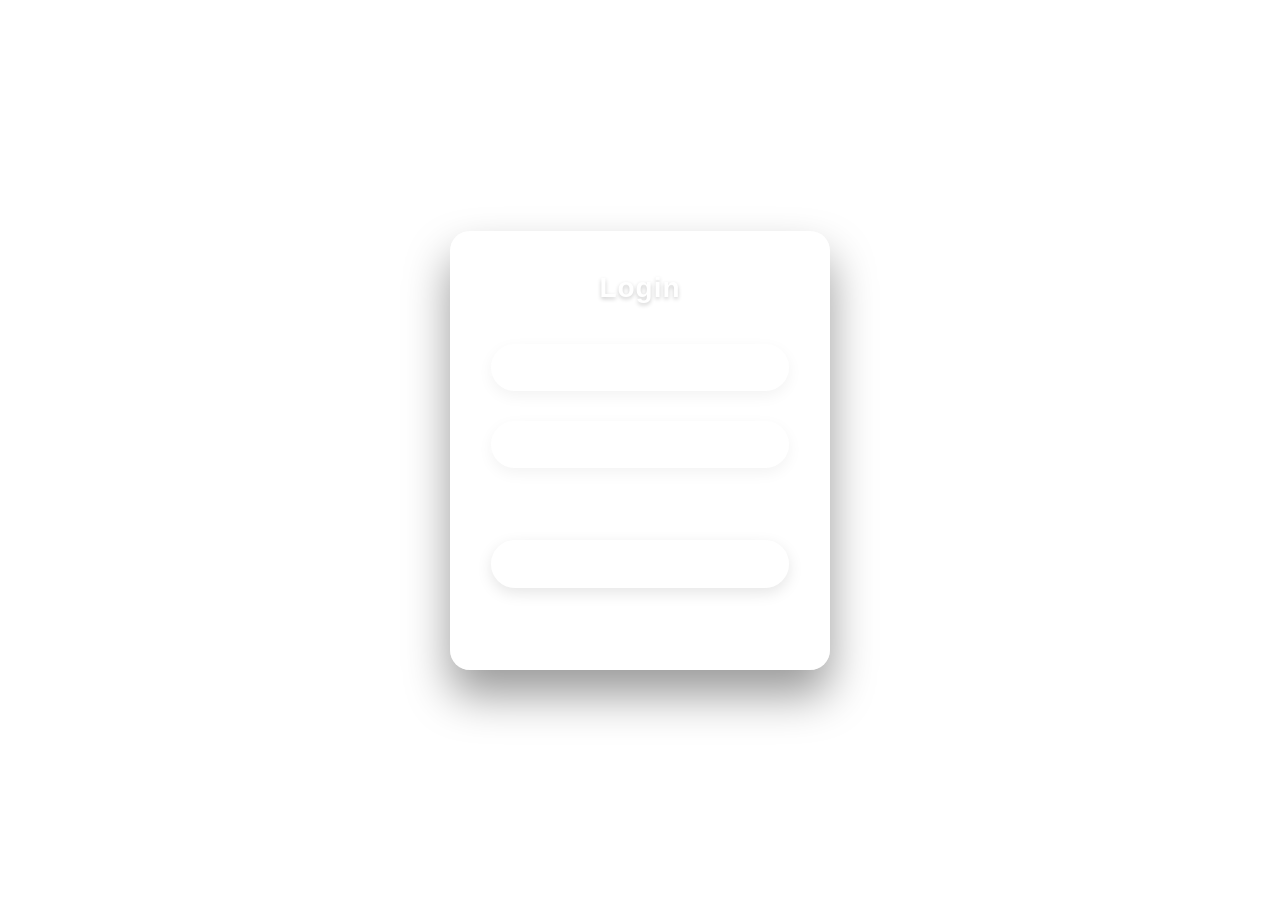
<file: login.html>
<!doctype html>
<html lang="en">
  <head>
    <meta charset="utf-8" >
    <link rel="icon" href="%PUBLIC_URL%/favicon.ico" >
    <meta name="viewport" content="width=device-width, initial-scale=1" >
    <meta name="theme-color" content="#000000" >
    <meta
      name="description"
      content="Web site created using create-react-app"
    />
    <link rel="apple-touch-icon" href="%PUBLIC_URL%/logo192.png" >
    <link rel="stylesheet" href="./assets/styles/login.css" >
    <title>Novelia</title>
  </head>
  <body>
    <noscript>You need to enable JavaScript to run this app.</noscript>
    <div class="root">
      <h2>Login</h2>
      <form>
        <div class="form-group">
          <input type="text" name="username" required >
          <label htmlFor="username">Username:</label>
        </div>
        <div class="form-group">
          <input type="password" name="password" required >
          <label htmlFor="password">Password:</label>
        </div>
        <label class="glass">
          Remember Me
          <input type="checkbox" >
          <span></span>
        </label>

        <button type="submit" onclick="loginUser()" class="btn">Login</button>
      </form>
      <p class="register">
        Don't have an account?
        <a href="./register.html" target="_blank">Sign Up here</a>.
      </p>
    </div>

    <script>
      function loginUser() {
        
        localStorage.setItem("userLoggedIn", "true");

        alert("Login successful!");

        
        window.location.href = "index.html"; 
      }
    </script>
  </body>
</html>
</file>
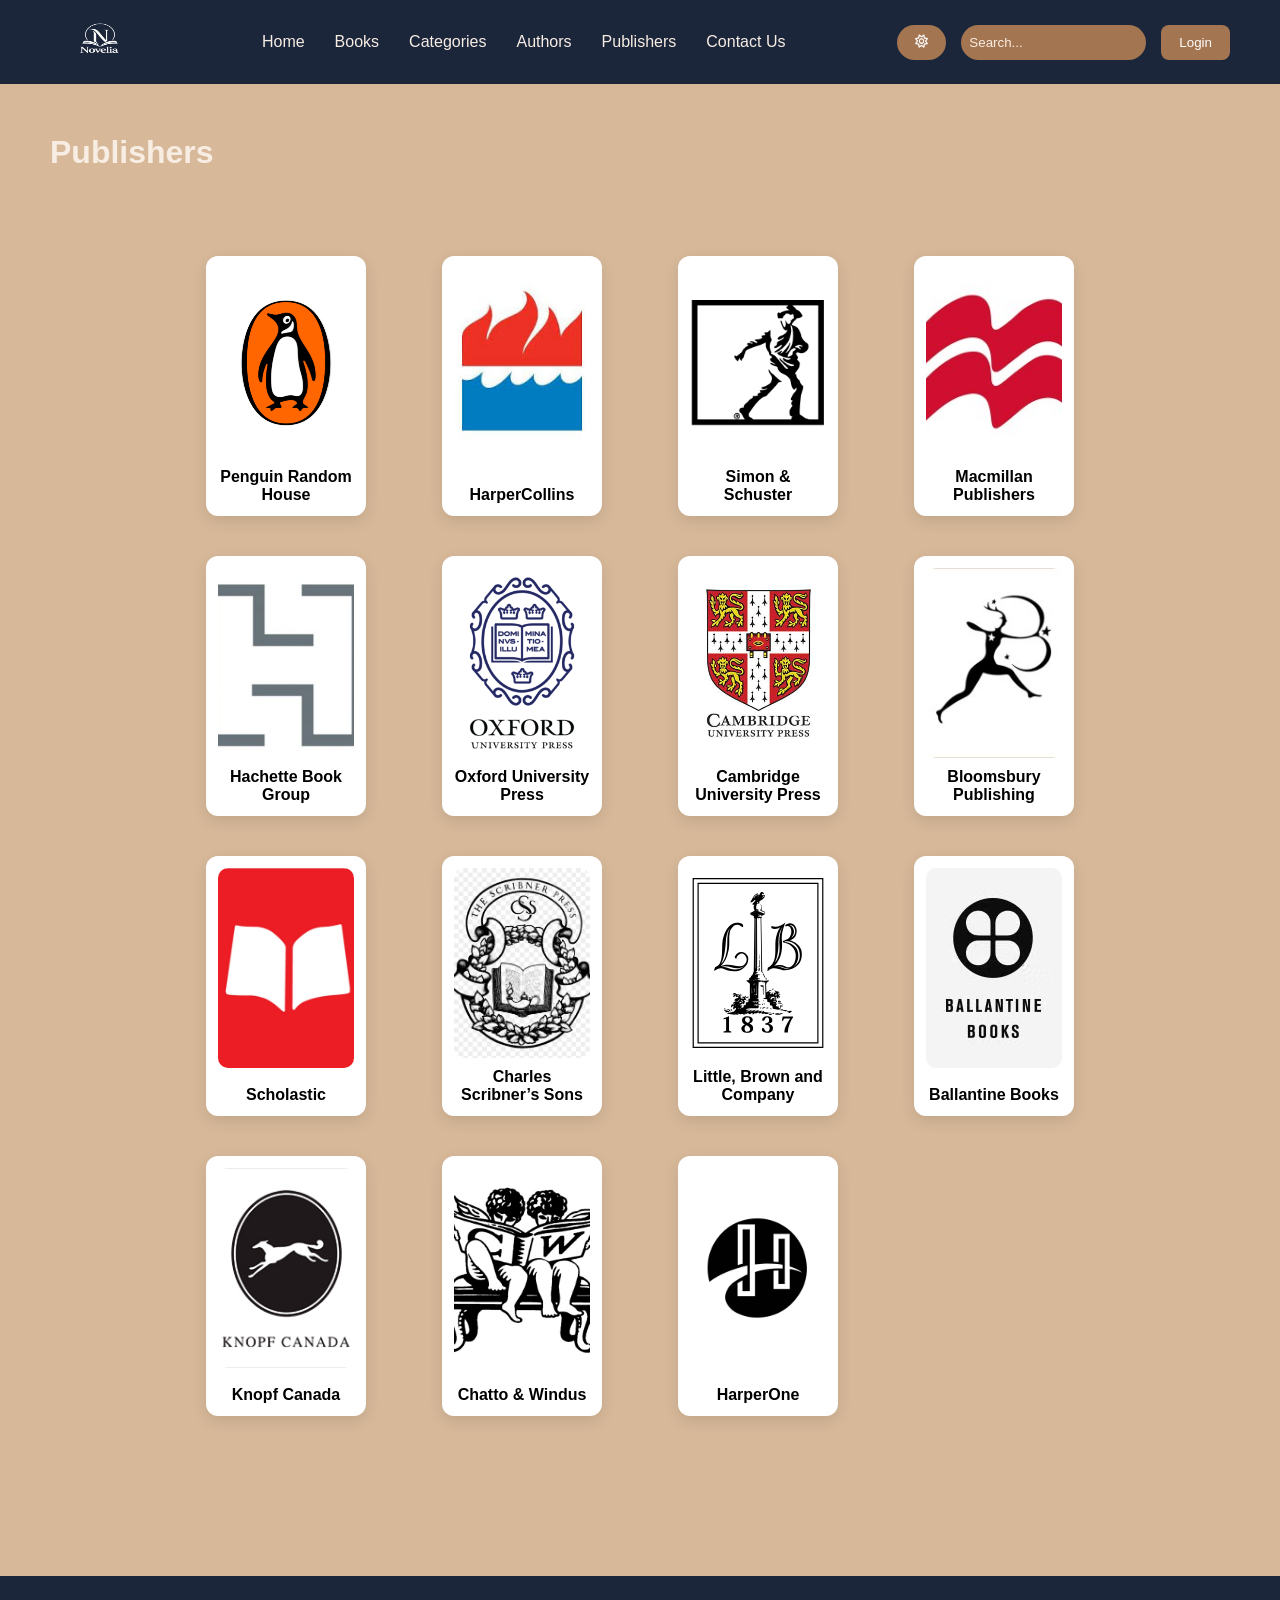
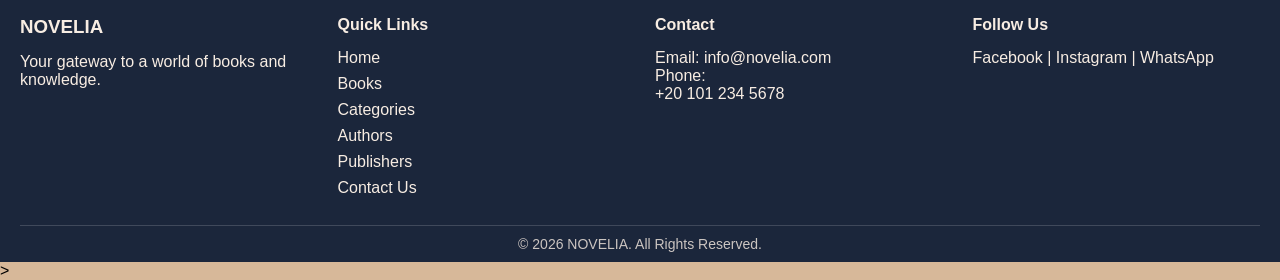
<file: publish.html>
<!DOCTYPE html>
<html lang="en">
<head>
  <meta charset="UTF-8">
  <title>Novelia</title>

  <link rel="stylesheet" href="./assets/styles/publish.css">
  <link rel="stylesheet" href="./assets/styles/style.css">
  <link rel="stylesheet" href="https://cdnjs.cloudflare.com/ajax/libs/font-awesome/6.5.1/css/all.min.css">
</head>
<body>

<!-- Navbar -->
    <nav class="navbar">
      <div class="logo">
        <img src="./assets/img/logo1.png" alt="logo" >
      </div>

      <div class="links">
        <a href="index.html">Home</a>
        <a href="book.html">Books</a>
        <a href="categories.html">Categories</a>
        <a href="author.html">Authors</a>
        <a href="publish.html">Publishers</a>
        <a href="contuct-us.html">Contact Us</a>
      </div>

      <div class="nav-right">
          <button  id="switch-theme">
          <i class="fa-regular fa-sun"></i>
          <i class="fa-regular fa-moon"></i>
          </button>
        <input type="text" placeholder="Search..." class="search" >
        <button onclick="login()" class="login-btn">Login</button>
      </div>
    </nav>







    <section class="featured" id="publishers">

  <div class="section-head">
    <h2 class="publishers-title">
      Publishers
    </h2>

  
  </div>
  
  </div>

  <div class="publishers">

    

    <div class="card">
      <img src="./assets/pub-img/penguin.png">
      <p class="publisher">Penguin Random House</p>
    </div>

    <div class="card">
      <img src="./assets/pub-img/HarperCollins.jpg">
      <p class="publisher">HarperCollins</p>
    </div>

    <div class="card">
      <img  src="./assets/pub-img/Simon & Schuster.png">
      <p class="publisher">Simon & Schuster</p>
    </div>

    <div class="card">
      <img  src="./assets/pub-img/Macmillan Publishers.jpg">
      <p class="publisher">Macmillan Publishers</p>
    </div>

    <div class="card">
      <img  src="./assets/pub-img/Hachette Book Group.png">
      <p class="publisher">Hachette Book Group</p>
    </div>

    <div class="card">
      <img  src="./assets/pub-img/Oxford University Press.png">
      <p class="publisher">Oxford University Press</p>
    </div>

    <div class="card">
      <img  src="./assets/pub-img/Cambridge University Press.jpg">
      <p class="publisher">Cambridge University Press</p>
    </div>

    <div class="card">
      <img  src="./assets/pub-img/Bloomsbury Publishing.jpg">
      <p class="publisher">Bloomsbury Publishing</p>
    </div>

    <div class="card">
      <img  src="./assets/pub-img/Scholastic.jpg">
      <p class="publisher">Scholastic</p>
    </div>

    <div class="card">
      <img  src="./assets/pub-img/Charles Scribner’s Sons.png">
      <p class="publisher"> Charles Scribner’s Sons</p>
    </div>

    <div class="card">
      <img  src="./assets/pub-img/little-brown-and-company.svg">
      <p class="publisher"> Little, Brown and Company</p>
    </div>

    <div class="card">
      <img  src="./assets/pub-img/RHPG_Imprint-Logos_Squares_200x200Ballantine.avif">
      <p class="publisher"> Ballantine Books</p>
    </div>

    <div class="card">
      <img  src="./assets/pub-img/KnopfCanada.jpg">
      <p class="publisher">Knopf Canada</p>
    </div>

    <div class="card">
      <img  src="./assets/pub-img/chatto_logo.jpg">
      <p class="publisher"> Chatto & Windus</p>
    </div>

    <div class="card">
      <img  src="./assets/pub-img/harperone.webp">
      <p class="publisher">HarperOne</p>
    </div>


  </div>
</section>


<section>
    <footer class="footer">

  <div class="footer-container">

    <div class="footer-box">
      <h3>NOVELIA</h3>
      <p>Your gateway to a world of books and knowledge.</p>
    </div>

    <div class="footer-box">
      <h4>Quick Links</h4>
      <a href="index.html">Home</a>
      <a href="book.html">Books</a>
      <a href="categories.html">Categories</a>
      <a href="author.html">Authors</a>
      <a href="publish.html">Publishers</a>
      <a href="contuct-us.html">Contact Us</a>
    </div>

    <div class="footer-box">
      <h4>Contact</h4>
    <p>Email: info@novelia.com</p>
    <p>Phone: <a href="tel:+201012345678">+20 101 234 5678</a></p>
    </div>

    <div class="footer-box">
      <h4>Follow Us</h4>
      <p>Facebook | Instagram | WhatsApp</p>
    </div>
  


  </div>

  <div class="footer-bottom">
    <p>© 2026 NOVELIA. All Rights Reserved.</p>
  </div>

</footer>
</section>>

<script src="./assets/js/index.js">

</script>
</body>

  
</html>
</file>
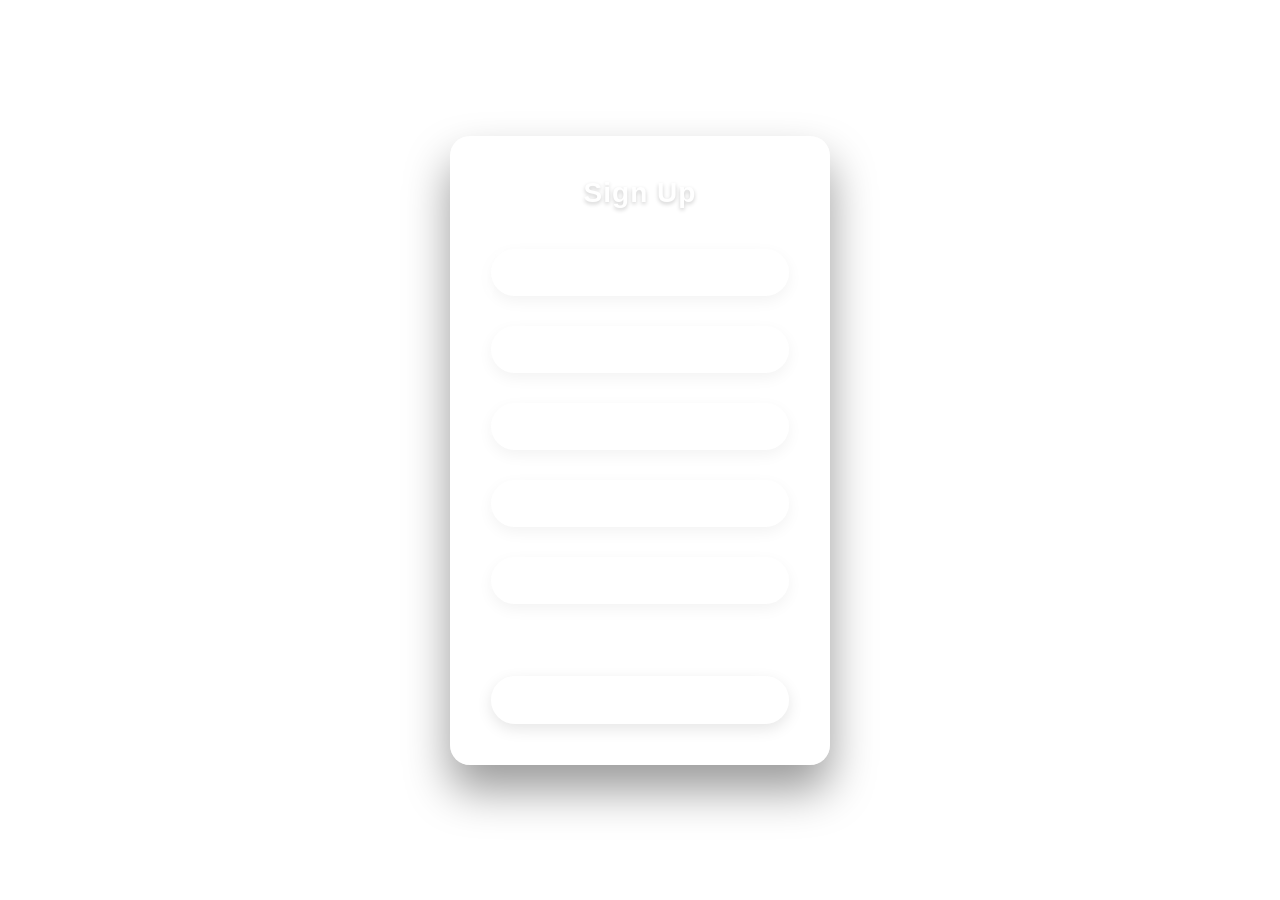
<file: register.html>
<!doctype html>
<html lang="en">
  <head>
    <meta charset="UTF-8" />
    <meta name="viewport" content="width=device-width, initial-scale=1.0" />
    <link rel="stylesheet" href="./assets/styles/login.css" />
    <title>Novelia</title>
  </head>
  <body>
    <div class="root">
      <h2>Sign Up</h2>
      <form
        action=""
        onsubmit="
          registerUser();
          return false;
        "
      >
        <div class="form-group">
          <input type="text" name="username" required />
          <label htmlFor="username">Username:</label>
        </div>
        <div class="form-group">
          <input type="email" name="email" required />
          <label htmlFor="email">Email:</label>
        </div>
        <div class="form-group">
          <input type="password" name="password" required />
          <label htmlFor="password">Password:</label>
        </div>
        <div class="form-group">
          <input type="password" name="Confirm password" required />
          <label htmlFor="password">Confirm password:</label>
        </div>
        <div class="form-group">
          <input type="address" name="address" required />
          <label htmlFor="address">Address:</label>
        </div>
        <label class="glass">
          Remember Me
          <input type="checkbox" />
          <span></span>
        </label>
        <button type="submit" class="btn">Sign Up</button>
      </form>
    </div>
    <script>
      function registerUser() {
        
        localStorage.setItem("userLoggedIn", "true");

        alert("Registration successful!");

    
        window.location.href = "login.html"; 
      }
    </script>
  </body>
</html>
</file>
<file: assets/styles/book.css>
:root{
    --background-color1:#C8A27A;
    --backgorung-color:#D7B899;
    --primary-color:#A47551;
    --header-color:#1B263B;
    --font-color:#F8EDE3;
}

* {
    margin: 0;
    padding: 0;
    box-sizing: border-box;
    font-family: 'Segoe UI', Tahoma, Geneva, Verdana, sans-serif;
}

body{
  background: var(--backgorung-color);
}


.navbar{
  display:flex;
  justify-content:space-between;
  align-items:center;
  background: var(--header-color);
  padding:15px 50px;
}

img{
  width:100px;
  height:50px;
}

.links{
  display:flex;
  gap:30px;
}

.links a{
  color: var(--font-color);
  text-decoration:none;
  transition:0.3s;
}

.links a:hover{
  color: var(--background-color1);
}

.search{
  padding:8px 12px;
  border-radius:20px;
  border:none;
  outline:none;
}


button, .login-btn{
  background: var(--background-color1);
  border:none;
  padding:10px 18px;
  border-radius:8px;
  cursor:pointer;
  color:#fff;
  transition:0.3s;
  width: fit-content;
}

button:hover, .login-btn:hover{
  transform: translateY(-3px);
  background: var(--primary-color);
}


.sec-title h2{
  color: var(--font-color);
  text-align: center;
  margin-top: 30px;
  font-size: 32px;
  transition: all 0.3s ease;
}



.books-grid {
    display: grid;
    grid-template-columns: repeat(auto-fill, minmax(200px, 1fr)); 
    padding: 40px 10%;
}


.card {
    background: white;
    padding: 15px;
    border-radius: 12px;
    text-align: center;
    box-shadow: 0 4px 8px rgba(0,0,0,0.1);
    transition: transform 0.3s;
    margin: 12px;
}

.card:hover {
    transform: translateY(-10px);
}

.card img {
    width: 100%;
    height: 250px;
    object-fit: cover;
    border-radius: 8px;
    margin-bottom: 15px;
}

.card h3 {
    font-size: 1.1rem;
    margin-bottom: 5px;
    color: #333;
}

.card p {
    font-size: 0.9rem;
    color: var(--primary-color);
    margin-bottom: 15px;
}


.footer{
  background: var(--header-color);
  color: var(--font-color);
  padding: 40px 20px 10px;
  margin-top: 50px;
}

.footer-container{
  display: flex;
  justify-content: space-between;
  flex-wrap: wrap;
  gap: 30px;
}

.footer-box{
  flex: 1;
  min-width: 200px;
}

.footer-box h3,
.footer-box h4{
  margin-bottom: 15px;
  color: var(--background-color1);
}

.footer-box a{
  display: block;
  color: var(--font-color);
  text-decoration: none;
  margin-bottom: 8px;
  transition: 0.3s;
}

.footer-box a:hover{
  color: var(--background-color1);
  padding-left: 5px;
}

.footer-bottom{
  text-align: center;
  margin-top: 20px;
  border-top: 1px solid rgba(255,255,255,0.2);
  padding-top: 10px;
  font-size: 14px;
  opacity: 0.8;
}
</file>
<file: assets/styles/style.css>
:root {
  --background-color1: #c8a27a;
  --background-color: #d7b899;
  --primary-color: #a47551;
  --header-color: #1b263b;
  --font-color: #f8ede3;
}

html {
  scroll-behavior: smooth;
}


* {
  margin: 0;
  padding: 0;
  box-sizing: border-box;
  font-family: sans-serif;
}

body {
  background: var(--background-color);
}


.navbar {
  display: flex;
  justify-content: space-between;
  align-items: center;
  background: var(--header-color);
  padding: 15px 50px;
}

img {
  width: 100px;
  height: 50px;
}

.links {
  display: flex;
  gap: 30px;
}

.links a {
  color: var(--font-color);
  text-decoration: none;
  transition: 0.3s;
}

.links a:hover {
  color: var(--background-color1);
}

.nav-right{
  display: flex;
  gap: 15px;
}

#switch-theme {
  background: var(--primary-color);
  border-radius: 20px;
}

#switch-theme:hover{
  transform: translateY(0px);
}



#switch-theme i.fa-moon{
  display: none;
}

#switch-theme i.fa-sun{
  display: block;
}

.dark-mode #switch-theme i.fa-moon{
  display: block;
}

.dark-mode #switch-theme i.fa-sun{
  display: none;
}

.dark-mode{
  --background-color1: #555353;
  --background-color: #1e1e1e;
  --primary-color: #211811;
  --font-color: #f8ede3;
  --header-color: #040508;

}

.search {
  padding: 8px 8px;
  border-radius: 50px;
  border: none;
  outline: none;
  background: var(--primary-color);
  color: var(--font-color);
}

.search::placeholder{
  color: var(--fonr-color);
}


button,
.login-btn {
  background: var(--primary-color);
  border: none;
  padding: 10px 18px;
  border-radius: 8px;
  cursor: pointer;
  color: #fff;
  transition: 0.3s;
  width: fit-content;
}

button:hover,
.login-btn:hover {
  transform: translateY(-3px);
  background: var(--background-color1);
}


.video-section {
  display: flex;
  align-items: center;
  justify-content: space-between;
  padding: 50px;
  gap: 40px;
  background: var(--backgorung-color);
}

.video-box video {
  width: 100%;
  border-radius: 18px;
  border: 2px solid rgba(248, 237, 227, 0.2);
  box-shadow: 0 20px 50px rgba(0, 0, 0, 0.3);
  transition: all 0.3s ease;
  display: block;
}


.video-box video:hover {
  transform: scale(1.02);
  box-shadow: 0 25px 60px rgba(0, 0, 0, 0.4);
}

.text-box {
  width: 50%;
  color: var(--font-color);
}



.hero {
  height: 80vh;
  background: url("https://images.unsplash.com/photo-1507842217343-583bb7270b66") center/cover no-repeat;
  height: calc(100vh - 84px);
}

.overlay {
  width: 100%;
  height: 100%;
  background: rgba(0, 0, 0, 0.55);
  display: flex;
  align-items: center;
}

.hero-content {
  color: var(--font-color);
  display: flex;
  padding-left: 60px;
  max-width: 600px;
  flex-direction: column;
  gap: 15px;
}

.hero-content h1 {
  font-size: 52px;
}

.hero-content span {
  color:  #c8a27a;
}


.featured {
  padding: 50px;
}

.section-head {
  display: flex;
  justify-content: space-between;
  align-items: center;
  margin-bottom: 25px;
}


.section-head h2 a {
  text-decoration: none;
  color: var(--font-color);
  font-weight: bold;
  transition: 0.3s;
}



.view-all {
  color:var(--font-color);
  font-weight: bold;
  text-decoration: none;
  position: relative;
  transition: 0.3s;
}

.view-all::after {
  content: "";
  position: absolute;
  width: 0%;
  height: 2px;
  background: var(--primary-color);
  left: 0;
  bottom: -4px;
  transition: 0.3s;
}

.view-all:hover {
  color: var(--primary-color);
  letter-spacing: 1px;
}

.view-all:hover::after {
  width: 100%;
}


.cards {
  display: flex;
  flex-wrap: wrap;
  gap: 20px;
  justify-content: center;
}


.card {
  background: #fff;
  padding: 12px;
  border-radius: 12px;
  width: 160px;
  text-align: center;
  cursor: pointer;
  overflow: hidden;
  transition: 0.35s;
  box-shadow: 0 5px 15px rgba(0, 0, 0, 0.1);
}

.card:hover {
  transform: translateY(-10px) scale(1.04);
  box-shadow: 0 20px 35px rgba(0, 0, 0, 0.25);
}

.card img {
  width: 100%;
  height: 200px;
  object-fit: cover;
  border-radius: 10px;
  transition: 0.4s;
}

.card:hover img {
  transform: scale(1.1);
}

.card p {
  margin-top: 10px;
}


.book-name {
  font-weight: bold;
  color: #333;
}

.author-name {
  color: #a47551;
}


.categories {
  padding: 50px;
  text-align: center;
}

.category-boxes {
  display: flex;
  justify-content: center;
  gap: 20px;
  flex-wrap: wrap;
  margin-top: 20px;
}

.categories h2{
  color: var(--font-color);
}

.category-boxes div {
  background: var(--header-color);
  color: var(--font-color);
  padding: 15px 25px;
  border-radius: 10px;
  cursor: pointer;
  transition: 0.3s;
}

.category-boxes div:hover {
  background: var(--primary-color);
  transform: translateY(-5px);
}


@keyframes fadeUp {
  from {
    opacity: 0;
    transform: translateY(25px);
  }
  to {
    opacity: 1;
    transform: translateY(0);
  }
}

.footer {
  background: var(--header-color);
  color: var(--font-color);
  padding: 40px 20px 10px;
  margin-top: 50px;
}

.footer-container {
  display: flex;
  justify-content: space-between;
  flex-wrap: wrap;
  gap: 30px;
}

.footer-box {
  flex: 1;
  min-width: 200px;
}

.footer-box h3,
.footer-box h4 {
  margin-bottom: 15px;
  color: var(--font-color);
}

.footer-box a {
  display: block;
  color: var(--font-color);
  text-decoration: none;
  margin-bottom: 8px;
  transition: 0.3s;
}

.footer-box a:hover {
  color: var(--background-color1);
  padding-left: 5px;
}

.footer-bottom {
  text-align: center;
  margin-top: 20px;
  border-top: 1px solid rgba(255, 255, 255, 0.2);
  padding-top: 10px;
  font-size: 14px;
  opacity: 0.8;
}

#typing::after {
  content: "|";
  animation: blink 1s infinite;
}

@keyframes blink {
  0%,
  50%,
  100% {
    opacity: 1;
  }
  25%,
  75% {
    opacity: 0;
  }
}
</file>
<file: assets/styles/categories.css>
:root{
    --background-color1:#C8A27A;
    --backgorung-color:#D7B899;
    --primary-color:#A47551;
    --header-color:#1B263B;
    --font-color:#F8EDE3;
}

* {
    margin: 0;
    padding: 0;
    box-sizing: border-box;
    font-family: 'Segoe UI', Tahoma, Geneva, Verdana, sans-serif;
}

body{
  background: var(--backgorung-color);
}


.navbar{
  display:flex;
  justify-content:space-between;
  align-items:center;
  background: var(--header-color);
  padding:15px 50px;
}

img{
  width:100px;
  height:50px;
}

.links{
  display:flex;
  gap:30px;
}

.links a{
  color: var(--font-color);
  text-decoration:none;
  transition:0.3s;
}

.links a:hover{
  color: var(--background-color1);
}

.search{
  padding:8px 12px;
  border-radius:20px;
  border:none;
  outline:none;
}


button, .login-btn{
  background: var(--background-color1);
  border:none;
  padding:10px 18px;
  border-radius:8px;
  cursor:pointer;
  color:#fff;
  transition:0.3s;
}

button:hover, .login-btn:hover{
  transform: translateY(-3px);
  background: var(--primary-color);
}


.sec-title h2{
  color: var(--font-color);
  text-align: center;
  margin-top: 30px;
  font-size: 32px;
}


.category-section h3{
  color: var(--font-color);
  text-align: left;
  margin: 30px 10% 10px;
  font-size: 22px;
}




.books-grid {
    display: grid;
    grid-template-columns: repeat(auto-fill, minmax(200px, 1fr)); 
    padding: 40px 10%;
    gap: 20px;
}


.book-card {
    background: white;
    padding: 15px;
    border-radius: 12px;
    text-align: center;
    box-shadow: 0 4px 8px rgba(0,0,0,0.1);
    transition: transform 0.3s;
    margin: 12px;;
}

.book-card:hover {
    transform: translateY(-10px);
}


.book-card img {
    width: 100%;
    height: 250px;
    object-fit: cover;
    border-radius: 8px;
    margin-bottom: 15px; 
}


.book-card h3 {
    font-size: 1.1rem;
    margin: 5px; 
    color: #333; 
    text-align: center;
}


.book-card p {
    font-size: 0.9rem;
    color: var(--primary-color);
    margin-bottom:15px ; 
    text-align: center;
}




.footer{
  background: var(--header-color);
  color: var(--font-color);
  padding: 40px 20px 10px;
  margin-top: 50px;
}

.footer-container{
  display: flex;
  justify-content: space-between;
  flex-wrap: wrap;
  gap: 30px;
}

.footer-box{
  flex: 1;
  min-width: 200px;
}

.footer-box h3,
.footer-box h4{
  margin-bottom: 15px;
  color: var(--background-color1);
}

.footer-box a{
  display: block;
  color: var(--font-color);
  text-decoration: none;
  margin-bottom: 8px;
  transition: 0.3s;
}

.footer-box a:hover{
  color: var(--background-color1);
  padding-left: 5px;
}

.footer-bottom{
  text-align: center;
  margin-top: 20px;
  border-top: 1px solid rgba(255,255,255,0.2);
  padding-top: 10px;
  font-size: 14px;
  opacity: 0.8;
}
</file>
<file: assets/styles/contuct-us.css>
:root{
    --background-color1:#C8A27A;
    --backgorung-color:#D7B899;
    --primary-color:#A47551;
    --header-color:#1B263B;
    --font-color:#F8EDE3;
}

*{
  margin:0;
  padding:0;
  box-sizing:border-box;
  font-family:sans-serif;
}

body{
  background: var(--backgorung-color);
}


.navbar{
  display:flex;
  justify-content:space-between;
  align-items:center;
  background: var(--header-color);
  padding:15px 50px;
}

img{
    width: 100px;
    height: 60px; 
}

.logo{
  color: var(--font-color);
  font-weight:bold;
}

.links{
  display:flex;
  gap:30px;
}

.links a{
  color: var(--font-color);
  text-decoration:none;
  transition:0.3s;
}

.links a:hover{
  color: var(--background-color1);
}

.log-btn{
    font-size: 30px;

}

.search{
  padding:8px 12px;
  border-radius:20px;
  border:none;
  outline:none;
}


.contact{
  display:flex;
  justify-content:space-between;
  padding:50px;
  gap:30px;
}


.left{
  width:50%;
  color:#333;
}

.left h3{
  margin-bottom:15px;
  color: var(--font-color);
}

.left button{
  background: var(--header-color);
  color: #fff;
  border:none;
  padding:12px;
  border-radius:6px;
  cursor:pointer;
  transition:0.3s;
}

.left button:hover{
    background: #48536a;
    box-shadow: 0px 5px 10px rgba(0,0,0,0.1);
}


.right{
  width:50%;
  background:#fff;
  padding:30px;
  border-radius:10px;
  box-shadow:0 5px 20px rgba(0,0,0,0.1);
}

.right h3{
  margin-bottom:15px;
  color: var(--header-color);
}


.form-box h3{
  margin-bottom: 15px;
}








form{
  display:flex;
  flex-direction:column;
  gap:15px;
}

input, textarea{
  padding:12px;
  border:1px solid #ddd;
  border-radius:6px;
  outline:none;
  transition:0.3s;
}

input:focus, textarea:focus{
  border-color: var(--primary-color);
}


button{
  background: var(--background-color1);
  color: #fff;
  border:none;
  padding:12px;
  border-radius:6px;
  cursor:pointer;
  transition:0.3s;
}

button:hover{
  background: var(--primary-color);
}



.right{
  padding: 0;
  margin: 0;
}

.map{
  width: 100%;
  height: 350px;
  overflow: hidden;
  border-radius: 12px;
  margin: 0;
  padding: 0;
  line-height: 0;
}

.map iframe{
  width: 100%;
  height: 100%;
  border: none;
  display: block;
  transform: scale(1.01);
}




.wrapper {
  display: inline-flex;
  list-style: none;
  height: 120px;
  width: 100%;
  padding-top: 40px;
  font-family: "Poppins", sans-serif;
  justify-content: center;
}

.wrapper .icon {
  position: relative;
  background: #fff;
  border-radius: 50%;
  margin: 10px;
  width: 50px;
  height: 50px;
  font-size: 18px;
  display: flex;
  justify-content: center;
  align-items: center;
  flex-direction: column;
  box-shadow: 0 10px 10px rgba(0, 0, 0, 0.1);
  cursor: pointer;
  transition: all 0.2s cubic-bezier(0.68, -0.55, 0.265, 1.55);
}

.wrapper .tooltip {
  position: absolute;
  top: 0;
  font-size: 14px;
  background: #fff;
  color: #fff;
  padding: 5px 8px;
  border-radius: 5px;
  box-shadow: 0 10px 10px rgba(0, 0, 0, 0.1);
  opacity: 0;
  pointer-events: none;
  transition: all 0.3s cubic-bezier(0.68, -0.55, 0.265, 1.55);
}

.wrapper .tooltip::before {
  position: absolute;
  content: "";
  height: 8px;
  width: 8px;
  background: #fff;
  bottom: -3px;
  left: 50%;
  transform: translate(-50%) rotate(45deg);
  transition: all 0.3s cubic-bezier(0.68, -0.55, 0.265, 1.55);
}

.wrapper .icon:hover .tooltip {
  top: -45px;
  opacity: 1;
  visibility: visible;
  pointer-events: auto;
}

.wrapper .icon:hover span,
.wrapper .icon:hover .tooltip {
  text-shadow: 0px -1px 0px rgba(0, 0, 0, 0.1);
}

.wrapper .facebook:hover,
.wrapper .facebook:hover .tooltip,
.wrapper .facebook:hover .tooltip::before {
  background: #1877f2;
  color: #fff;
}

.wrapper .twitter:hover,
.wrapper .twitter:hover .tooltip,
.wrapper .twitter:hover .tooltip::before {
  background: #1da1f2;
  color: #fff;
}

.wrapper .instagram:hover,
.wrapper .instagram:hover .tooltip,
.wrapper .instagram:hover .tooltip::before {
  background: #e4405f;
  color: #fff;
}

.wrapper .whatsapp:hover,
.wrapper .whatsapp:hover .tooltip,
.wrapper .whatsapp:hover .tooltip::before {
  background: #25D366;
  color: white;
}


.footer{
  background: var(--header-color);
  color: var(--font-color);
  padding: 40px 20px 10px;
  margin-top: 50px;
}

.footer-container{
  display: flex;
  justify-content: space-between;
  flex-wrap: wrap;
  gap: 30px;
}

.footer-box{
  flex: 1;
  min-width: 200px;
}

.footer-box h3,
.footer-box h4{
  margin-bottom: 15px;
  color: var(--background-color1);
}

.footer-box a{
  display: block;
  color: var(--font-color);
  text-decoration: none;
  margin-bottom: 8px;
  transition: 0.3s;
}

.footer-box a:hover{
  color: var(--background-color1);
  padding-left: 5px;
}

.footer-bottom{
  text-align: center;
  margin-top: 20px;
  border-top: 1px solid rgba(255,255,255,0.2);
  padding-top: 10px;
  font-size: 14px;
  opacity: 0.8;
}
</file>
<file: assets/styles/login.css>
* {
    margin: 0;
    padding: 0;
    font-family: 'Segoe UI', Tahoma, Geneva, Verdana, sans-serif;
    box-sizing: border-box;
}
body{
    min-height: 100vh;
    display: flex;
    justify-content: center;
    align-items: center;
    background: url('https://images.unsplash.com/photo-1507842217343-583bb7270b66') no-repeat center center fixed;
    background-size: 105%;
    animation: gradient 15s ease infinite;
    overflow: hidden;
}




.root {
position: relative;
width: 380px;
padding: 40px;
border-radius: 20px;
backdrop-filter: blur(15px);
background: rgba(255, 255, 255, 0.1);
border: 1px solid rgba(255, 255, 255, 0.4);
box-shadow: 0 25px 45px rgba(0, 0, 0, 0.4);
z-index: 10;
overflow: hidden;
    h2 {
    font-size: 28px;
    font-weight: 600;
    text-align: center;
    letter-spacing: 1px;
    text-shadow: 0 2px 4px rgba(0, 0, 0, 0.2);
    color: #fff;
    margin-bottom: 40px;
}
}
.root ::before{
    content: '';
    position: absolute;
    top: 0;
    left: -100%;
    width: 100%;
    height: 100%;
    background:rgba(255, 255, 255, 0.05);
    transform: skewX(-15deg);
    transform: 0.5s;
    pointer-events: none;
}
.root :hover ::before {
    left: 120%;
}
.form-group {
    margin-bottom: 30px;
    position: relative;
}
.form-group input {
    width: 100%;
    padding: 15px 20px;
    background: rgba(255, 255, 255, 0.2);
    border: none;
    outline:none;
    border-radius: 35px;
    font-size: 15px;
    color: #fff;
    box-shadow: 0 5px 15px rgba(0, 0, 0, 0.05);
    transition: all 0.3s ease;
}
.form-group input::placeholder {
    background: rgba(255, 255, 255, 0.7);
    box-shadow: 0 5px 15px rgba(0, 0, 0, 0.1);
}
.form-group input:focus {
    background: rgba(255, 255, 255, 0.3);
    box-shadow: 0 5px 15px rgba(0, 0, 0, 0.1);
}
.form-group{
    position: relative;
}
.form-group label{
    position: absolute;
    top: 50%;
    left: 20px;
    transform: translateY(-50%);
    color: rgba(255, 255, 255, 0.8);
    font-size: 16px;
    pointer-events: none;
    transition: all 0.3s ease;
}
.form-group input:focus + label,
.form-group input:valid + label {
    transform: translateY(-130%);
    top: 0;
    left: 15px;
    font-size: 12px;
    background: rgba(0, 0, 0, 0.2);
    padding: 2px 8px;
    color: #fff;
    border-radius: 10px;
}

.btn {
    width: 100%;
    padding: 15px;
    background:rgba(255, 255, 255, 0.3) ;
    border: none;
    outline: none;
    border-radius: 35px;
    font-size: 16px;
    font-weight: 600;
    color: #fff;
    cursor: pointer;
    box-shadow: 0 5px 15px rgba(0, 0, 0, 0.1);
    transition: all 0.3s ease;
}
.btn:hover {
    background: rgba(255, 255, 255, 0.4);
    box-shadow: 0 10px 20px rgba(0, 0, 0, 0.2);
    transform: translateY(-3px);

}
.btn:active {
    transform: translateY(0);
    box-shadow: 0 5px 15px rgba(0, 0, 0, 0.1);
}
.register {
    text-align: center;
    color: rgba(255, 255, 255, 0.8);
    font-size: 14px;
    margin-top: 25px;
}
.register a {
    color: #fff;
    text-decoration: none;
    transition: color 0.3s ease;
    font-weight: 600;
}

.register a:hover {
    text-decoration: underline;
}


.glass {
    display: flex;
    justify-content: space-between;
    align-items: center;
    margin-bottom: 20px;
    color: #fff;
}
.glass input { 
    display: none; }
.glass span {
    width:22px; height:22px; border-radius:10px;
    background: rgba(255,255,255,0.1);
    border:2px solid rgba(255,255,255,0.3);
    backdrop-filter: blur(6px);
    position: relative; 
    transition:0.3s;
}
.glass span::after {
    content:""; position:absolute; width:6px; height:12px;
    border-right:3px solid #fff; border-bottom:3px solid #fff;
    top:1px; left:7px; transform:rotate(45deg) scale(0);
    transform-origin:center; transition:0.3s;
}
.glass input:checked + span { 
    background: rgba(255,255,255,0.2); 
    border-color: rgba(255,255,255,0.6); 
}
.glass input:checked + span::after { 
    transform:rotate(45deg) scale(1);
}
</file>
<file: assets/styles/publish.css>
:root{
    --background-color1:#C8A27A;
    --backgorung-color:#D7B899;
    --primary-color:#A47551;
    --header-color:#1B263B;
    --font-color:#F8EDE3;
}

html{
  scroll-behavior: smooth;
}






*{
  margin:0;
  padding:0;
  box-sizing:border-box;
  font-family:sans-serif;
}

body{
  background: var(--backgorung-color);
}


.navbar{
  display:flex;
  justify-content:space-between;
  align-items:center;
  background: var(--header-color);
  padding:15px 50px;
}

img{
    width: 100px;
    height: 50px; 
}

.logo{
  color: var(--font-color);
  font-weight:bold;
}

.links{
  display:flex;
  gap:30px;
}

.links a{
  color: var(--font-color);
  text-decoration:none;
  transition:0.3s;
}

.links a:hover{
  color: var(--background-color1);
}

.search{
  padding:8px 12px;
  border-radius:20px;
  border:none;
  outline:none;
}


button, .login-btn{
  background: var(--background-color1);
  border:none;
  padding:10px 18px;
  border-radius:8px;
  cursor:pointer;
  color:#fff;
  position:relative;
  overflow:hidden;
  transition: all 0.3s ease;
}

button:hover, .login-btn:hover{
  transform: translateY(-3px);
  background: var(--primary-color);
  box-shadow: 0 10px 25px rgba(0,0,0,0.2);
}



.hero{
  height:80vh;
  background: url("https://images.unsplash.com/photo-1507842217343-583bb7270b66") center/cover no-repeat;
}

.overlay{
  width:100%;
  height:100%;
  background: rgba(0,0,0,0.55);
  display:flex;
  align-items:center;
}

.hero-content{
  color:white;
  padding-left:60px;
  max-width:600px;
}

.hero-content h1{
  font-size:52px;
}

.hero-content span{
  color: var(--background-color1);
}


.featured{
  padding:50px;
}

.section-head h2{
  color: var(--font-color);
  text-align: center;
  font-size: 32px;
  transition: all 0.3s ease; 
}






.publishers{
  display: grid;
  grid-template-columns: repeat(auto-fill, minmax(200px, 1fr));
  padding: 40px 10%;
  justify-items: center;
}



.card{
  background:#fff;
  padding:12px;
  border-radius:12px;
  width:170px;
  height: 260px;   
  margin: 20px;
  text-align:center;
  cursor: pointer;
  position:relative;
  overflow:hidden;
  display:flex;
  flex-direction:column;
  align-items:center;
  justify-content:space-between;
  transition: all 0.35s ease;
  box-shadow: 0 5px 15px rgba(0,0,0,0.1);
}  


















.card:hover{
  transform: translateY(-10px) scale(1.04);
  box-shadow: 0 20px 35px rgba(0,0,0,0.25);
}


.card img{
  width: 100%;
  height: 180px;
  object-fit: cover;
  border-radius: 10px;
}












  
  


.card:hover img{
  transform: scale(1.1);
}

.card p{
  margin-top:10px;
  font-weight:bold;
} 


.categories{
  padding:50px;
  text-align:center;
}

.category-boxes{
  display:flex;
  justify-content:center;
  gap:20px;
  margin-top:20px;
  flex-wrap:wrap;
}

.category-boxes div{
  background: var(--header-color);
  color:white;
  padding:15px 25px;
  border-radius:10px;
  cursor:pointer;
  transition:0.3s;
}

.category-boxes div:hover{
  background: var(--primary-color);
  transform: translateY(-5px);
  box-shadow: 0 10px 20px rgba(0,0,0,0.2);
}


@keyframes fadeUp{
  from{
    opacity:0;
    transform: translateY(25px);
  }
  to{
    opacity:1;
    transform: translateY(0);
  }
}
.footer{
  background: var(--header-color);
  color: var(--font-color);
  padding: 40px 20px 10px;
  margin-top: 50px;
}

.footer-container{
  display: flex;
  justify-content: space-between;
  flex-wrap: wrap;
  gap: 30px;
}

.footer-box{
  flex: 1;
  min-width: 200px;
}

.footer-box h3,
.footer-box h4{
  margin-bottom: 15px;
  color: var(--background-color1);
}

.footer-box a{
  display: block;
  color: var(--font-color);
  text-decoration: none;
  margin-bottom: 8px;
  transition: 0.3s;
}

.footer-box a:hover{
  color: var(--background-color1);
  padding-left: 5px;
}

.footer-bottom{
  text-align: center;
  margin-top: 20px;
  border-top: 1px solid rgba(255,255,255,0.2);
  padding-top: 10px;
  font-size: 14px;
  opacity: 0.8;
}

#typing::after {
  content: "|";
  animation: blink 1s infinite;
}

@keyframes blink {
  0%, 50%, 100% {opacity: 1;}
  25%, 75% {opacity: 0;}
}
</file>
